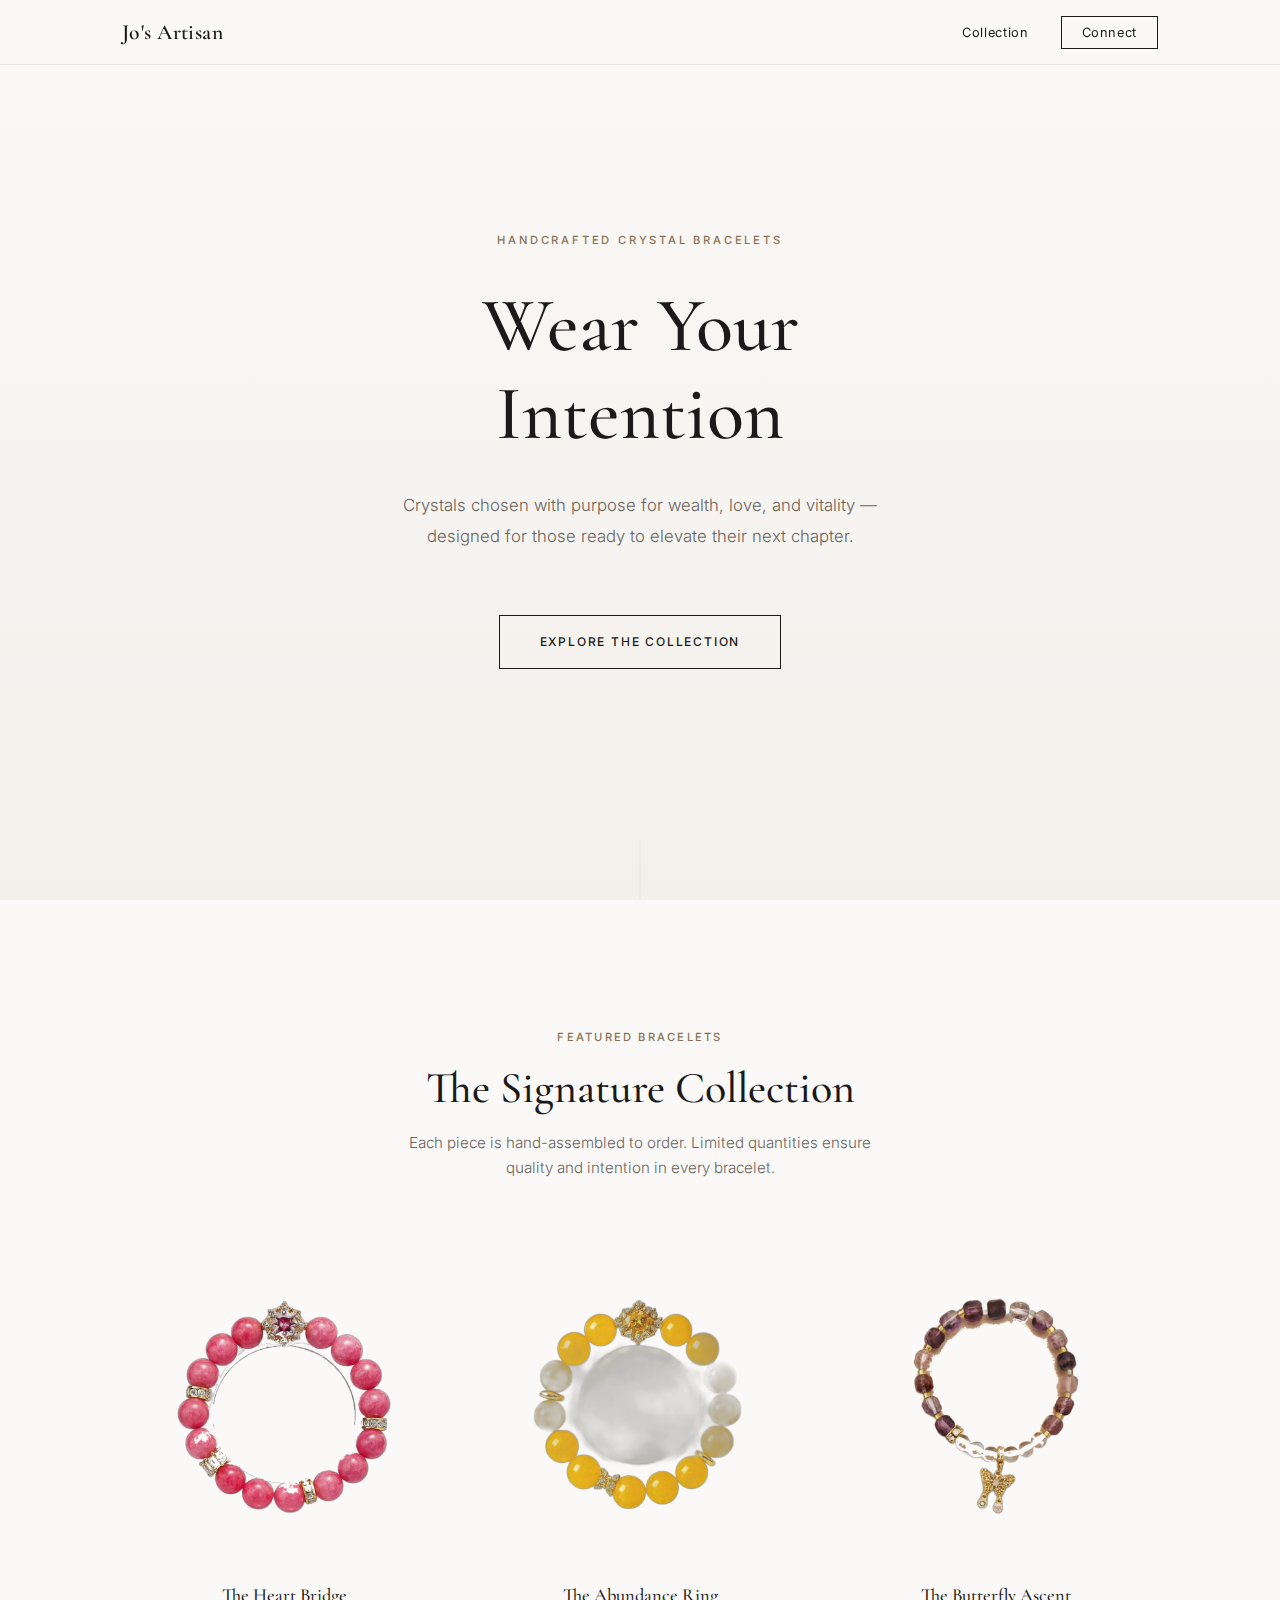
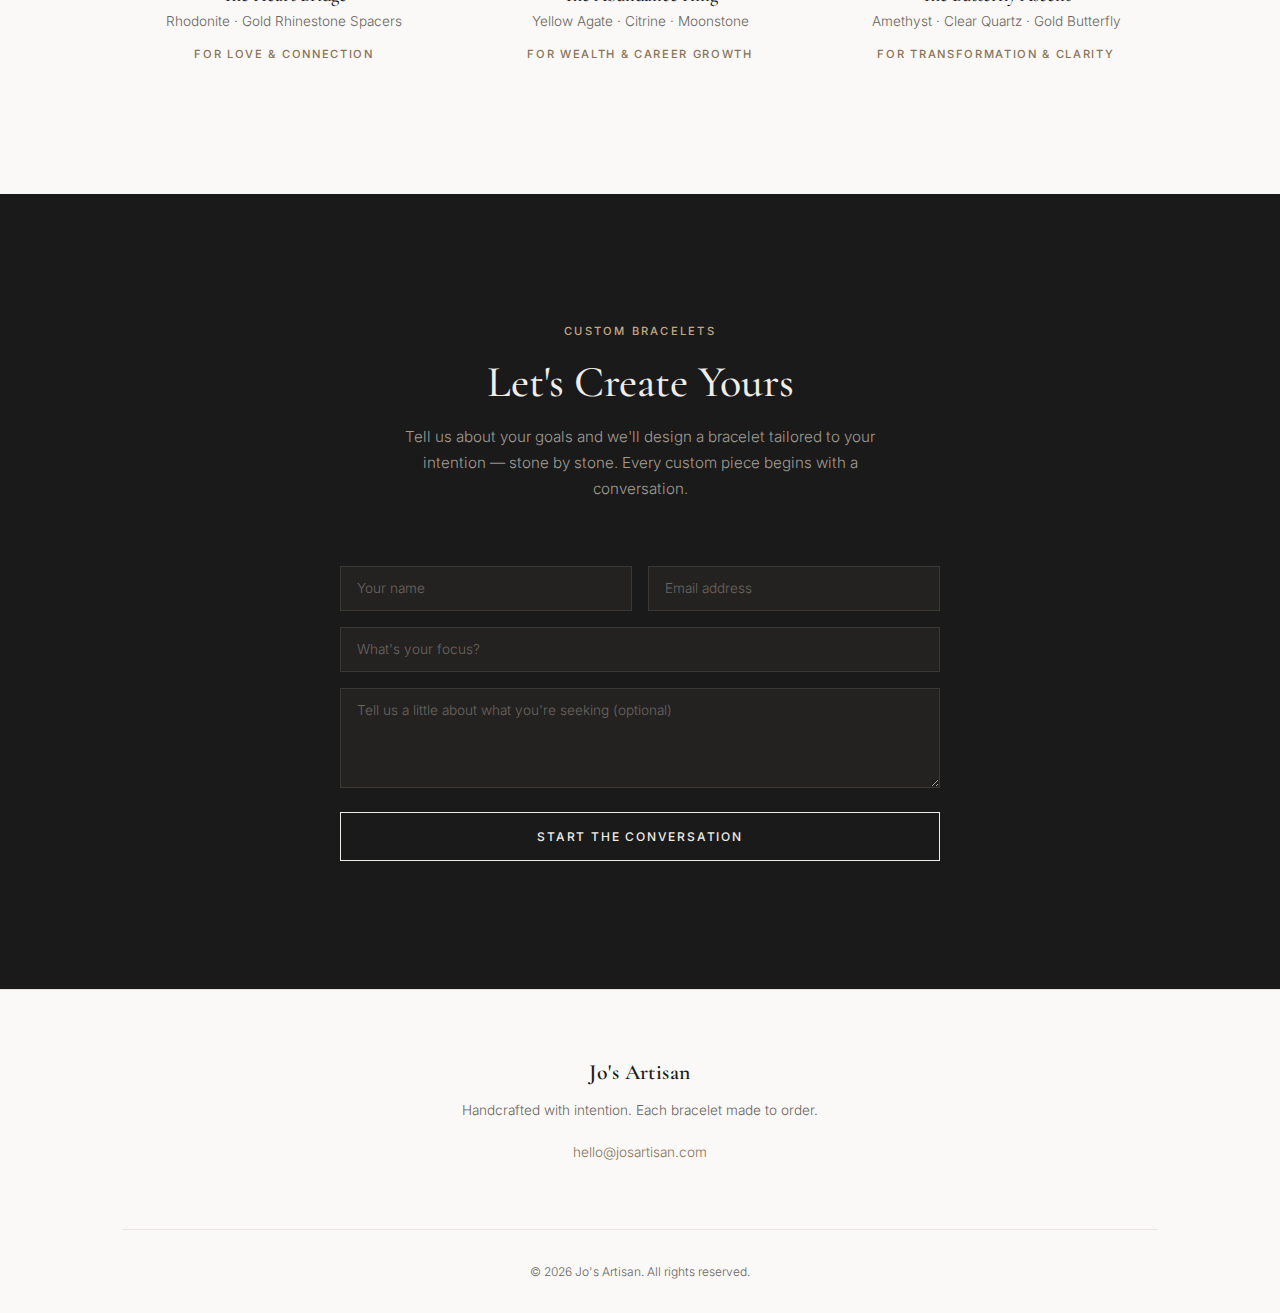
<file: index.html>
<!DOCTYPE html>
<html lang="en">
<head>
  <meta charset="UTF-8">
  <meta name="viewport" content="width=device-width, initial-scale=1.0">
  <title>Jo's Artisan — Crystal Bracelets for Life's Next Chapter</title>
  <link rel="stylesheet" href="style.css">
  <link rel="preconnect" href="https://fonts.googleapis.com">
  <link rel="preconnect" href="https://fonts.gstatic.com" crossorigin>
  <link href="https://fonts.googleapis.com/css2?family=Cormorant+Garamond:ital,wght@0,400;0,500;0,600;1,400&family=Inter:wght@300;400;500&display=swap" rel="stylesheet">
</head>
<body>

  <!-- Navigation -->
  <nav class="nav">
    <div class="nav-inner">
      <a href="#" class="logo">Jo's Artisan</a>
      <ul class="nav-links">
        <li><a href="#collection">Collection</a></li>
        <li><a href="#connect" class="nav-cta">Connect</a></li>
      </ul>
    </div>
  </nav>

  <!-- Hero -->
  <section class="hero">
    <div class="hero-content">
      <p class="hero-tagline">Handcrafted Crystal Bracelets</p>
      <h1>Wear Your<br>Intention</h1>
      <p class="hero-sub">Crystals chosen with purpose for wealth, love, and vitality — designed for those ready to elevate their next chapter.</p>
      <a href="#collection" class="btn">Explore the Collection</a>
    </div>
  </section>

  <!-- Featured Collection -->
  <section id="collection" class="collection">
    <div class="container">
      <p class="section-label">Featured Bracelets</p>
      <h2>The Signature Collection</h2>
      <p class="section-sub">Each piece is hand-assembled to order. Limited quantities ensure quality and intention in every bracelet.</p>

      <div class="products-grid">
        <div class="product-card">
          <div class="product-image">
            <img src="images/bracelet-1.png" alt="Rhodonite crystal bracelet with gold accents">
          </div>
          <div class="product-info">
            <h3>The Heart Bridge</h3>
            <p>Rhodonite &middot; Gold Rhinestone Spacers</p>
            <span class="product-intent">For love &amp; connection</span>
          </div>
        </div>

        <div class="product-card">
          <div class="product-image">
            <img src="images/bracelet-2.png" alt="Yellow agate crystal bracelet with citrine charm">
          </div>
          <div class="product-info">
            <h3>The Abundance Ring</h3>
            <p>Yellow Agate &middot; Citrine &middot; Moonstone</p>
            <span class="product-intent">For wealth &amp; career growth</span>
          </div>
        </div>

        <div class="product-card">
          <div class="product-image">
            <img src="images/bracelet-3.png" alt="Amethyst crystal bracelet with butterfly charm">
          </div>
          <div class="product-info">
            <h3>The Butterfly Ascent</h3>
            <p>Amethyst &middot; Clear Quartz &middot; Gold Butterfly</p>
            <span class="product-intent">For transformation &amp; clarity</span>
          </div>
        </div>
      </div>
    </div>
  </section>

  <!-- Custom / Connect -->
  <section id="connect" class="connect">
    <div class="container">
      <div class="connect-inner">
        <p class="section-label">Custom Bracelets</p>
        <h2>Let's Create Yours</h2>
        <p class="connect-desc">Tell us about your goals and we'll design a bracelet tailored to your intention — stone by stone. Every custom piece begins with a conversation.</p>

        <form class="connect-form" action="#" method="POST">
          <div class="form-row">
            <input type="text" name="name" placeholder="Your name" required>
            <input type="email" name="email" placeholder="Email address" required>
          </div>
          <div class="form-row">
            <select name="intention" required>
              <option value="" disabled selected>What's your focus?</option>
              <option value="wealth">Wealth &amp; Career</option>
              <option value="relationships">Relationships &amp; Love</option>
              <option value="health">Health &amp; Vitality</option>
              <option value="combination">A combination</option>
            </select>
          </div>
          <div class="form-row">
            <textarea name="message" rows="4" placeholder="Tell us a little about what you're seeking (optional)"></textarea>
          </div>
          <button type="submit" class="btn btn-full">Start the Conversation</button>
        </form>
      </div>
    </div>
  </section>

  <!-- Footer -->
  <footer class="footer">
    <div class="container">
      <div class="footer-inner">
        <a href="#" class="logo">Jo's Artisan</a>
        <p class="footer-note">Handcrafted with intention. Each bracelet made to order.</p>
        <div class="footer-links">
          <a href="mailto:hello@josartisan.com">hello@josartisan.com</a>
        </div>
      </div>
      <div class="footer-bottom">
        <p>&copy; 2026 Jo's Artisan. All rights reserved.</p>
      </div>
    </div>
  </footer>

</body>
</html>
</file>
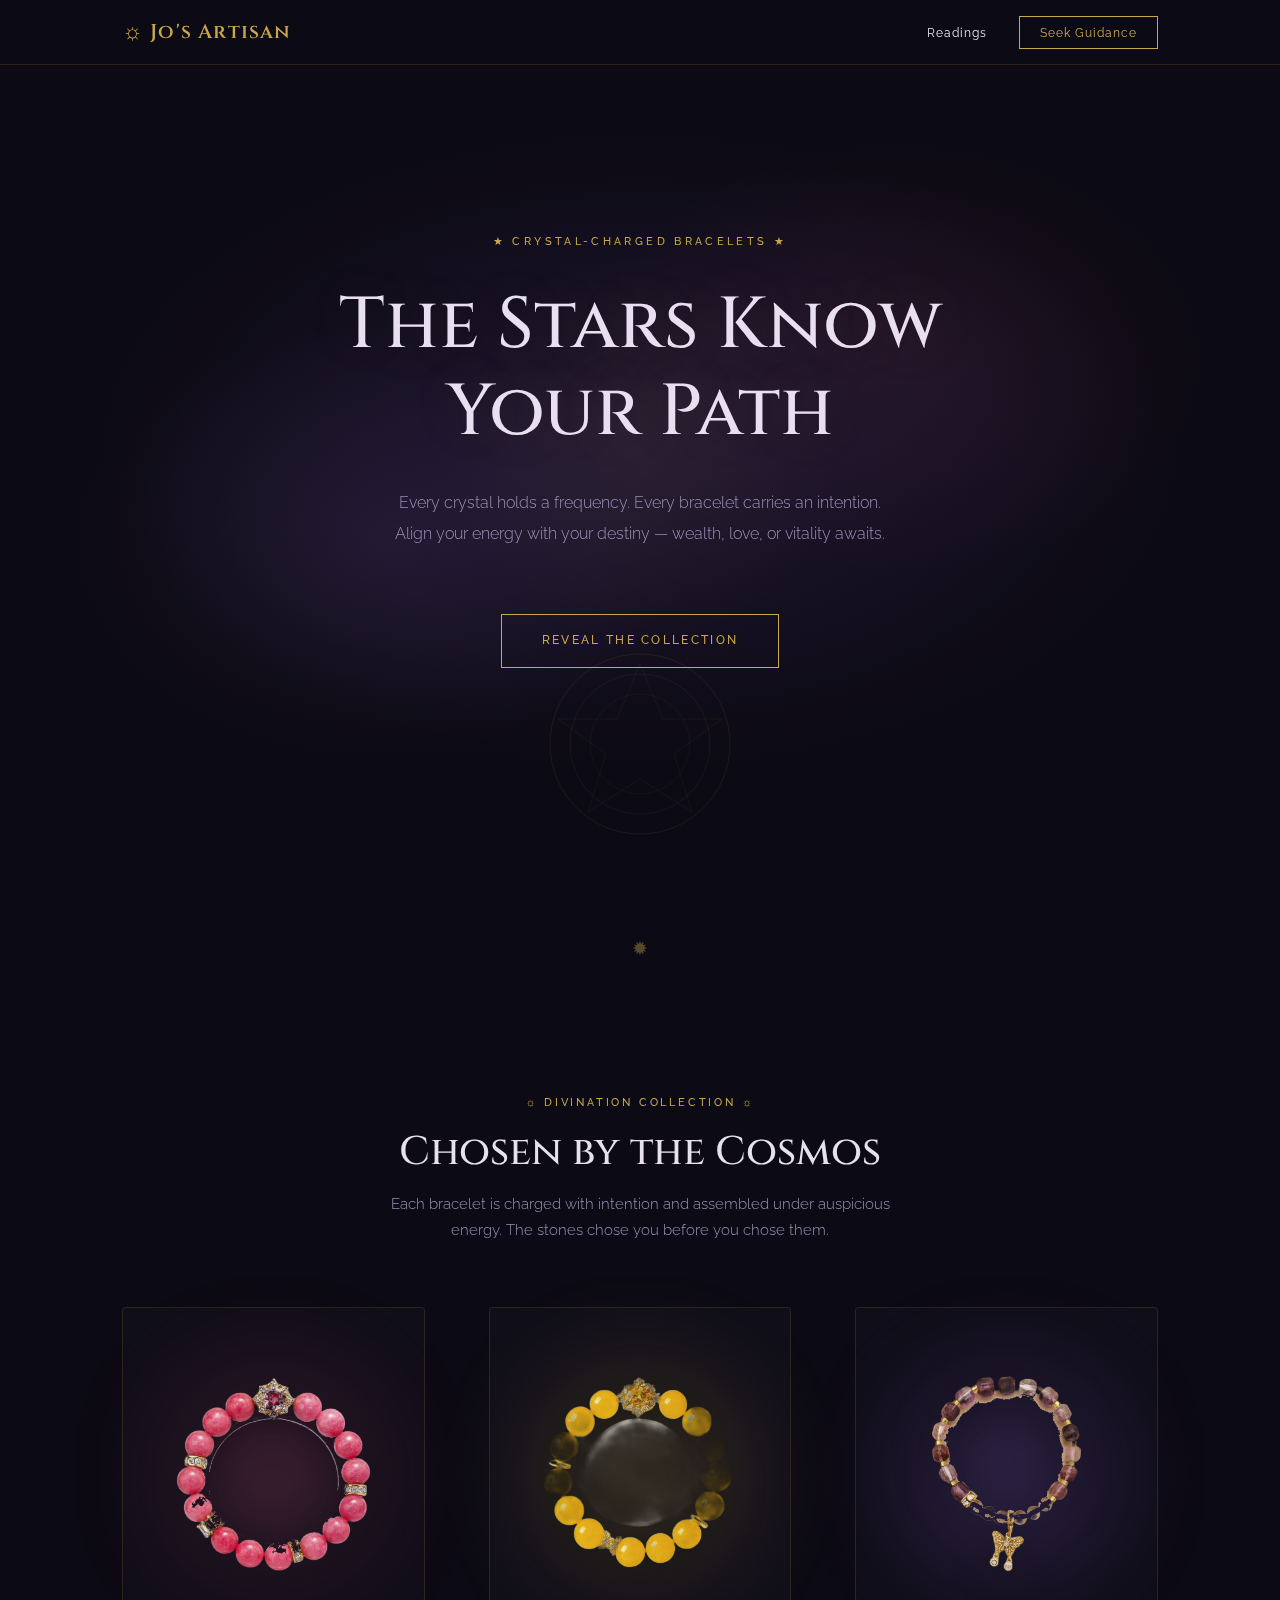
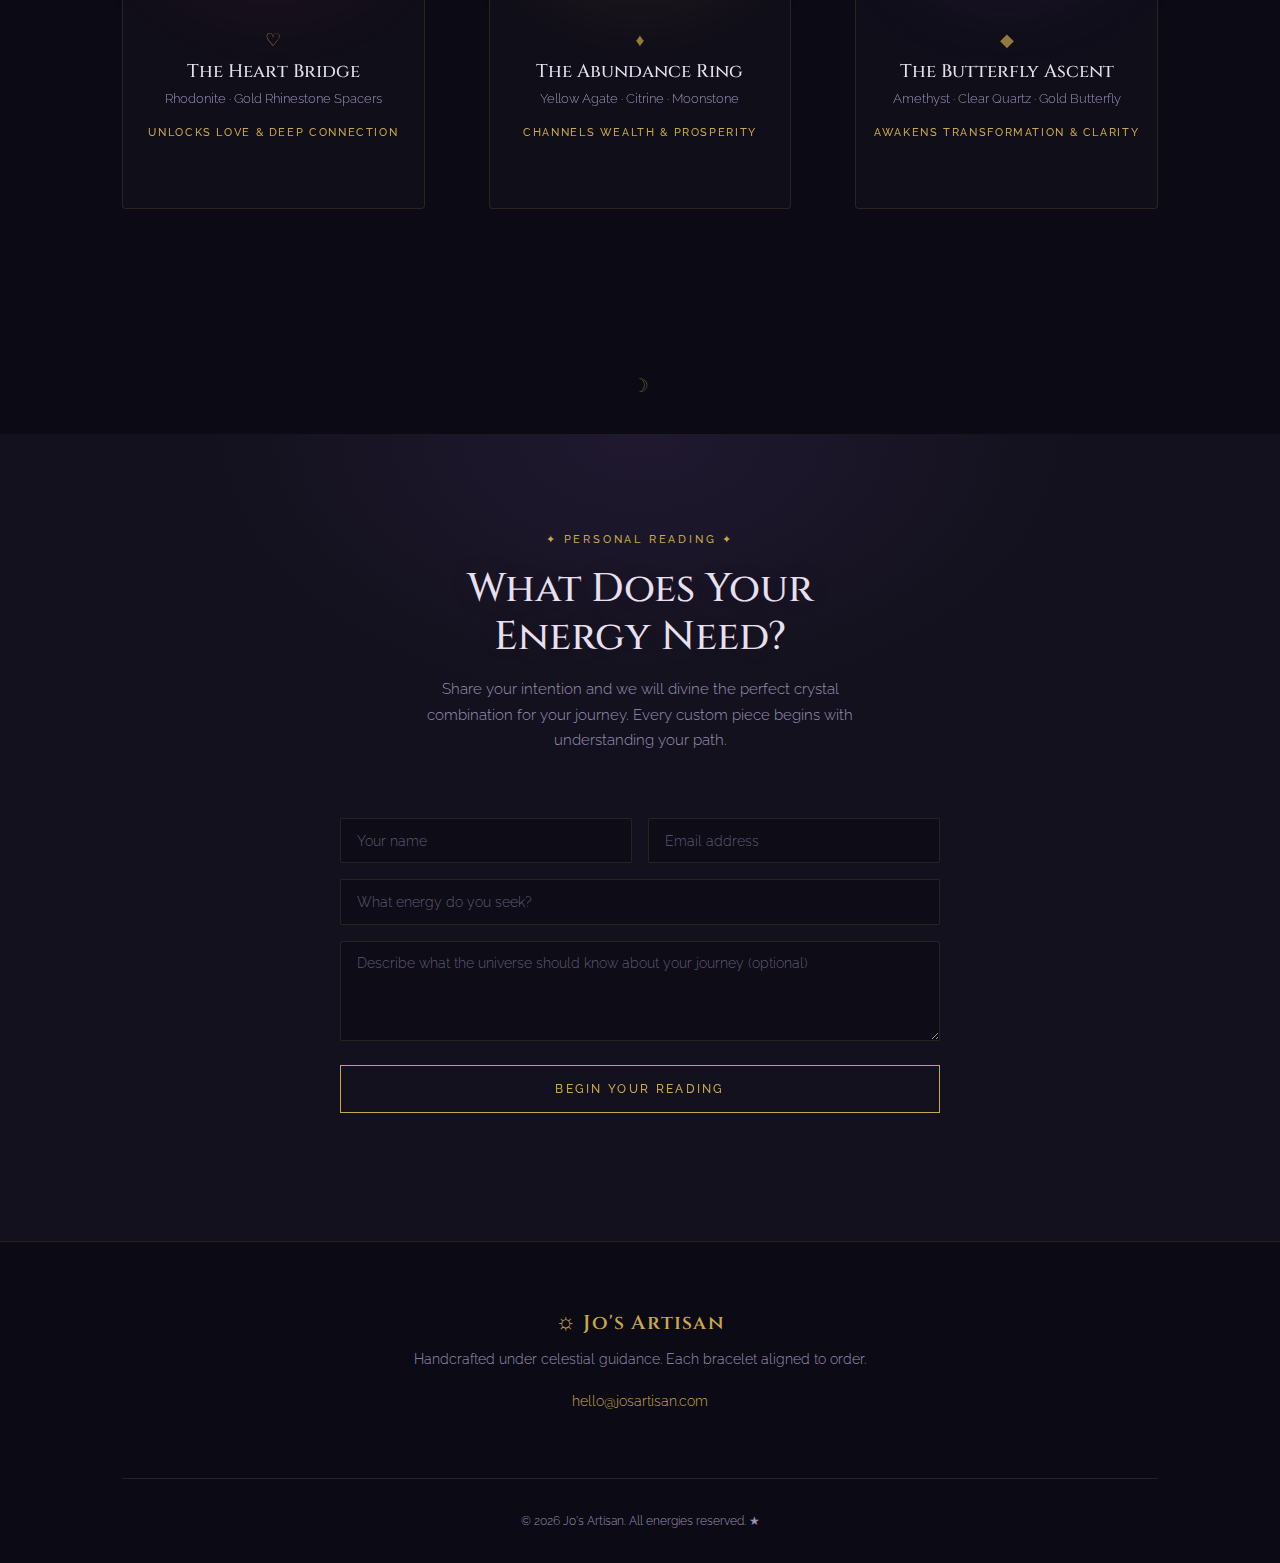
<file: bold/index.html>
<!DOCTYPE html>
<html lang="en">
<head>
  <meta charset="UTF-8">
  <meta name="viewport" content="width=device-width, initial-scale=1.0">
  <title>Jo's Artisan — Crystal Bracelets Aligned to Your Destiny</title>
  <link rel="stylesheet" href="style.css">
  <link rel="preconnect" href="https://fonts.googleapis.com">
  <link rel="preconnect" href="https://fonts.gstatic.com" crossorigin>
  <link href="https://fonts.googleapis.com/css2?family=Cinzel:wght@400;500;600;700&family=Raleway:wght@300;400;500&display=swap" rel="stylesheet">
</head>
<body>

  <!-- Floating stars decoration -->
  <div class="stars" aria-hidden="true">
    <div class="star star-1">&#10022;</div>
    <div class="star star-2">&#10022;</div>
    <div class="star star-3">&#10017;</div>
    <div class="star star-4">&#10022;</div>
    <div class="star star-5">&#10017;</div>
  </div>

  <!-- Navigation -->
  <nav class="nav">
    <div class="nav-inner">
      <a href="#" class="logo">
        <span class="logo-icon">&#9788;</span>
        Jo's Artisan
      </a>
      <ul class="nav-links">
        <li><a href="#collection">Readings</a></li>
        <li><a href="#connect" class="nav-cta">Seek Guidance</a></li>
      </ul>
    </div>
  </nav>

  <!-- Hero -->
  <section class="hero">
    <div class="hero-orb" aria-hidden="true"></div>
    <div class="hero-content">
      <p class="hero-tagline">&#9733; Crystal-Charged Bracelets &#9733;</p>
      <h1>The Stars Know<br>Your Path</h1>
      <p class="hero-sub">Every crystal holds a frequency. Every bracelet carries an intention. Align your energy with your destiny — wealth, love, or vitality awaits.</p>
      <a href="#collection" class="btn">Reveal the Collection</a>
    </div>
    <div class="hero-sigil" aria-hidden="true">
      <svg viewBox="0 0 200 200" width="200" height="200">
        <circle cx="100" cy="100" r="90" stroke="currentColor" stroke-width="0.5" fill="none" opacity="0.2"/>
        <circle cx="100" cy="100" r="70" stroke="currentColor" stroke-width="0.5" fill="none" opacity="0.15"/>
        <circle cx="100" cy="100" r="50" stroke="currentColor" stroke-width="0.5" fill="none" opacity="0.1"/>
        <polygon points="100,20 123,75 182,75 134,110 152,168 100,135 48,168 66,110 18,75 77,75" stroke="currentColor" stroke-width="0.5" fill="none" opacity="0.12"/>
      </svg>
    </div>
  </section>

  <!-- Divider -->
  <div class="divider">
    <span>&#10041;</span>
  </div>

  <!-- Featured Collection -->
  <section id="collection" class="collection">
    <div class="container">
      <p class="section-label">&#9788; Divination Collection &#9788;</p>
      <h2>Chosen by the Cosmos</h2>
      <p class="section-sub">Each bracelet is charged with intention and assembled under auspicious energy. The stones chose you before you chose them.</p>

      <div class="products-grid">
        <div class="product-card">
          <div class="product-glow product-glow-rose"></div>
          <div class="product-image">
            <img src="images/bracelet-1.png" alt="Rhodonite crystal bracelet with gold accents">
          </div>
          <div class="product-info">
            <span class="product-symbol">&#9825;</span>
            <h3>The Heart Bridge</h3>
            <p>Rhodonite &middot; Gold Rhinestone Spacers</p>
            <span class="product-intent">Unlocks love &amp; deep connection</span>
          </div>
        </div>

        <div class="product-card">
          <div class="product-glow product-glow-gold"></div>
          <div class="product-image">
            <img src="images/bracelet-2.png" alt="Yellow agate crystal bracelet with citrine charm">
          </div>
          <div class="product-info">
            <span class="product-symbol">&#9830;</span>
            <h3>The Abundance Ring</h3>
            <p>Yellow Agate &middot; Citrine &middot; Moonstone</p>
            <span class="product-intent">Channels wealth &amp; prosperity</span>
          </div>
        </div>

        <div class="product-card">
          <div class="product-glow product-glow-violet"></div>
          <div class="product-image">
            <img src="images/bracelet-3.png" alt="Amethyst crystal bracelet with butterfly charm">
          </div>
          <div class="product-info">
            <span class="product-symbol">&#9670;</span>
            <h3>The Butterfly Ascent</h3>
            <p>Amethyst &middot; Clear Quartz &middot; Gold Butterfly</p>
            <span class="product-intent">Awakens transformation &amp; clarity</span>
          </div>
        </div>
      </div>
    </div>
  </section>

  <!-- Divider -->
  <div class="divider">
    <span>&#9789;</span>
  </div>

  <!-- Custom / Connect -->
  <section id="connect" class="connect">
    <div class="container">
      <div class="connect-inner">
        <p class="section-label">&#10022; Personal Reading &#10022;</p>
        <h2>What Does Your<br>Energy Need?</h2>
        <p class="connect-desc">Share your intention and we will divine the perfect crystal combination for your journey. Every custom piece begins with understanding your path.</p>

        <form class="connect-form" action="#" method="POST">
          <div class="form-row">
            <input type="text" name="name" placeholder="Your name" required>
            <input type="email" name="email" placeholder="Email address" required>
          </div>
          <div class="form-row">
            <select name="intention" required>
              <option value="" disabled selected>What energy do you seek?</option>
              <option value="wealth">Abundance &amp; Prosperity</option>
              <option value="relationships">Love &amp; Connection</option>
              <option value="health">Vitality &amp; Renewal</option>
              <option value="combination">A full alignment</option>
            </select>
          </div>
          <div class="form-row">
            <textarea name="message" rows="4" placeholder="Describe what the universe should know about your journey (optional)"></textarea>
          </div>
          <button type="submit" class="btn btn-full">Begin Your Reading</button>
        </form>
      </div>
    </div>
  </section>

  <!-- Footer -->
  <footer class="footer">
    <div class="container">
      <div class="footer-inner">
        <a href="#" class="logo">
          <span class="logo-icon">&#9788;</span>
          Jo's Artisan
        </a>
        <p class="footer-note">Handcrafted under celestial guidance. Each bracelet aligned to order.</p>
        <div class="footer-links">
          <a href="mailto:hello@josartisan.com">hello@josartisan.com</a>
        </div>
      </div>
      <div class="footer-bottom">
        <p>&copy; 2026 Jo's Artisan. All energies reserved. &#9733;</p>
      </div>
    </div>
  </footer>

</body>
</html>
</file>
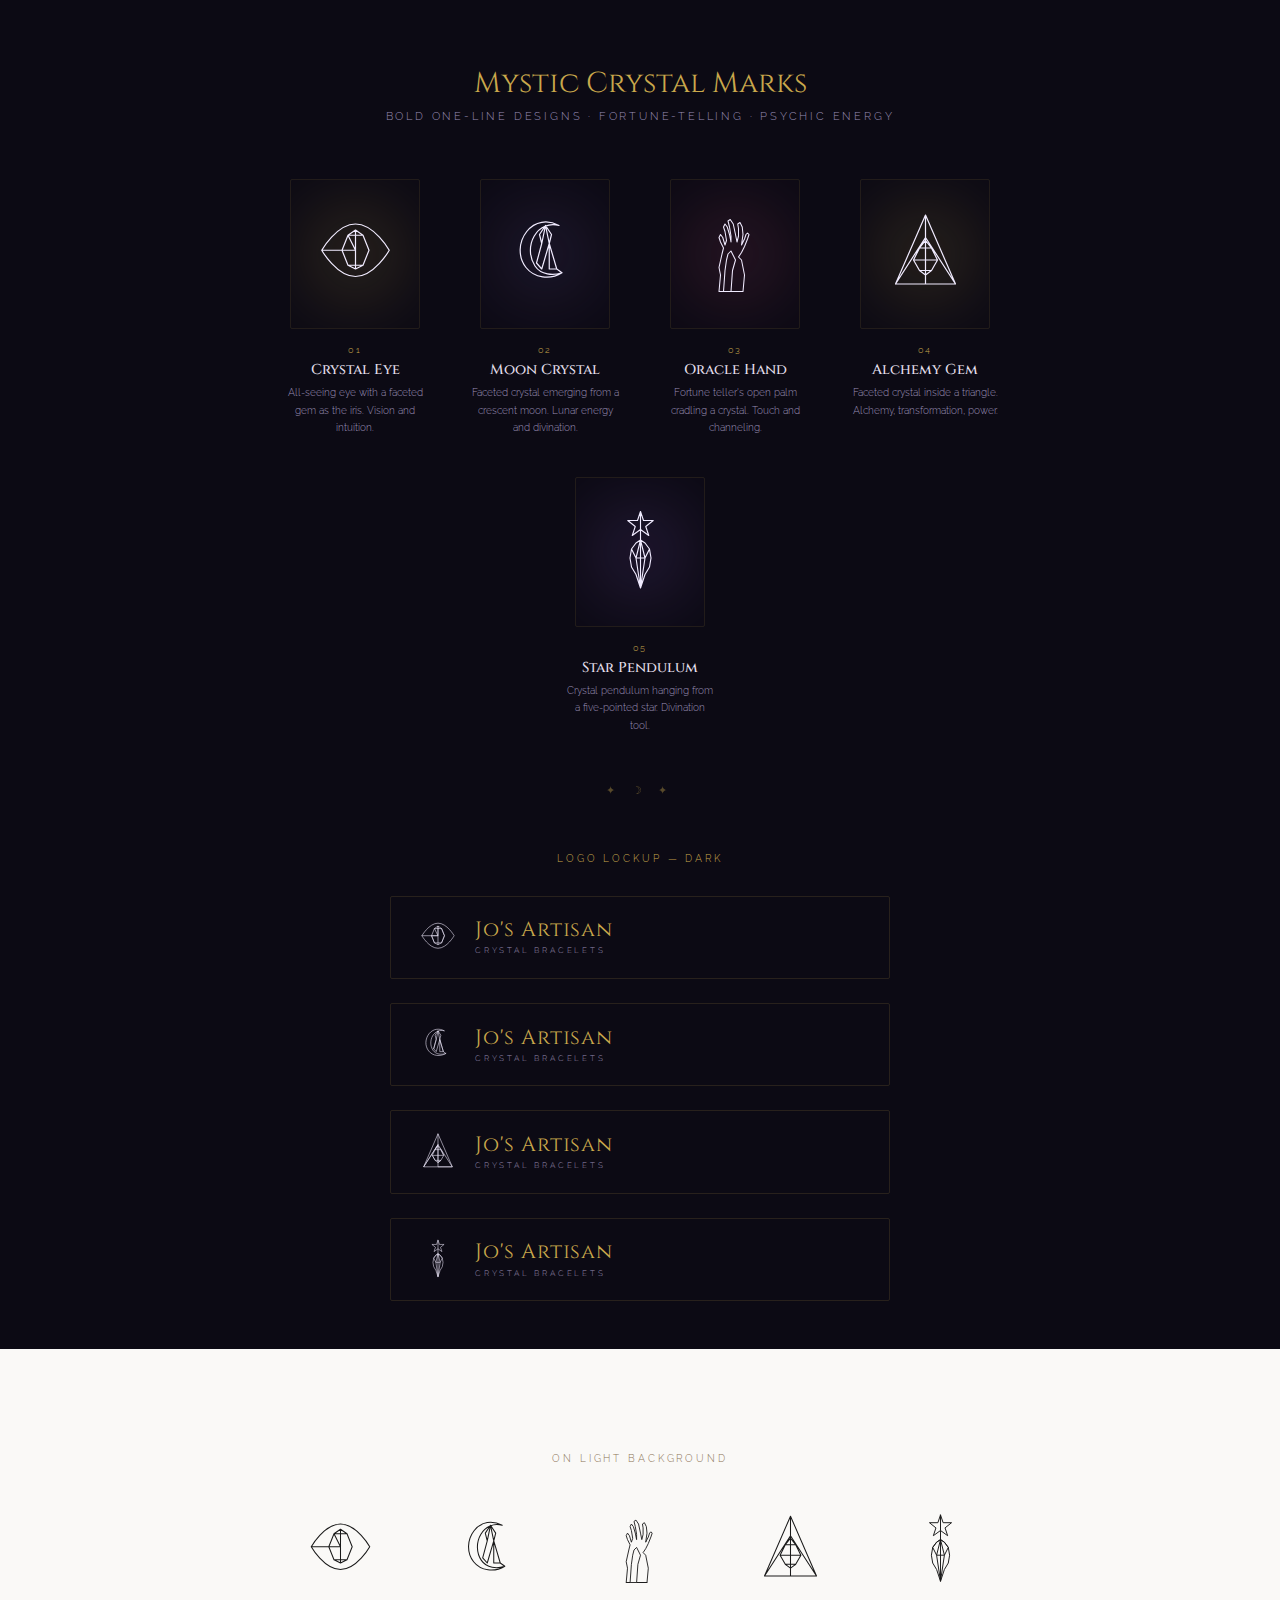
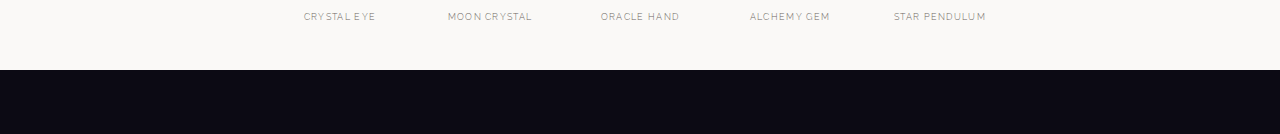
<file: logos-mystic/index.html>
<!DOCTYPE html>
<html lang="en">
<head>
  <meta charset="UTF-8">
  <meta name="viewport" content="width=device-width, initial-scale=1.0">
  <title>Jo's Artisan — Mystic Crystal Logos</title>
  <link href="https://fonts.googleapis.com/css2?family=Cinzel:wght@400;500;600&family=Raleway:wght@300;400&display=swap" rel="stylesheet">
  <style>
    * { margin: 0; padding: 0; box-sizing: border-box; }
    body {
      font-family: 'Raleway', sans-serif;
      font-weight: 300;
      color: #e8e0f0;
      background: #0c0a14;
      padding: 4rem 2rem;
    }
    h1 {
      font-family: 'Cinzel', serif;
      font-weight: 400;
      font-size: 1.8rem;
      text-align: center;
      margin-bottom: 0.4rem;
      color: #c9a84c;
    }
    .subtitle {
      text-align: center;
      color: #9a8fb5;
      font-size: 0.7rem;
      letter-spacing: 0.25em;
      text-transform: uppercase;
      margin-bottom: 3.5rem;
    }
    .section-title {
      text-align: center;
      color: #c9a84c;
      font-size: 0.6rem;
      letter-spacing: 0.3em;
      text-transform: uppercase;
      margin: 3.5rem 0 2rem;
    }

    /* Main grid */
    .row {
      display: flex;
      justify-content: center;
      gap: 2.5rem;
      max-width: 900px;
      margin: 0 auto 2rem;
      flex-wrap: wrap;
    }
    .gem-card {
      text-align: center;
      width: 150px;
    }
    .gem-frame {
      width: 130px;
      height: 150px;
      margin: 0 auto 1rem;
      display: flex;
      align-items: center;
      justify-content: center;
      border: 1px solid rgba(201,168,76,0.12);
      border-radius: 2px;
      position: relative;
      overflow: hidden;
    }
    .gem-frame::before {
      content: '';
      position: absolute;
      width: 100px;
      height: 100px;
      border-radius: 50%;
      filter: blur(40px);
      opacity: 0.2;
    }
    .gem-card:nth-child(1) .gem-frame::before { background: #c9a84c; }
    .gem-card:nth-child(2) .gem-frame::before { background: #7b5ea7; }
    .gem-card:nth-child(3) .gem-frame::before { background: #c4547a; }
    .gem-card:nth-child(4) .gem-frame::before { background: #c9a84c; }
    .gem-card:nth-child(5) .gem-frame::before { background: #9163d1; }
    .gem-frame img {
      width: 75px;
      height: 90px;
      position: relative;
      z-index: 1;
      filter: invert(92%) sepia(8%) saturate(500%) hue-rotate(210deg) brightness(110%);
    }
    .gem-num {
      font-size: 0.55rem;
      letter-spacing: 0.2em;
      text-transform: uppercase;
      color: #c9a84c;
      margin-bottom: 0.3rem;
    }
    .gem-label {
      font-family: 'Cinzel', serif;
      font-size: 0.9rem;
      font-weight: 500;
      margin-bottom: 0.3rem;
      color: #e8e0f0;
    }
    .gem-desc {
      font-size: 0.65rem;
      color: #9a8fb5;
      line-height: 1.7;
    }

    /* Divider */
    .divider {
      text-align: center;
      color: #c9a84c;
      margin: 3rem 0;
      font-size: 0.7rem;
      letter-spacing: 0.6em;
      opacity: 0.4;
    }

    /* Light bg preview */
    .light-section {
      background: #faf9f7;
      margin: 3rem -2rem 0;
      padding: 3rem 2rem;
    }
    .light-section .section-title { color: #8b7355; }
    .light-row {
      display: flex;
      justify-content: center;
      gap: 2.5rem;
      max-width: 900px;
      margin: 0 auto;
      flex-wrap: wrap;
    }
    .light-card {
      text-align: center;
      width: 110px;
    }
    .light-frame {
      width: 90px;
      height: 108px;
      margin: 0 auto 0.5rem;
      display: flex;
      align-items: center;
      justify-content: center;
    }
    .light-frame img {
      width: 65px;
      height: 78px;
    }
    .light-card p {
      font-size: 0.55rem;
      color: #6b6560;
      letter-spacing: 0.15em;
      text-transform: uppercase;
    }

    /* Lockup */
    .lockup-row {
      display: flex;
      flex-direction: column;
      gap: 1.5rem;
      max-width: 500px;
      margin: 0 auto;
    }
    .lockup {
      display: flex;
      align-items: center;
      gap: 1.2rem;
      padding: 1.2rem 1.8rem;
      border: 1px solid rgba(201,168,76,0.15);
      border-radius: 2px;
    }
    .lockup img {
      width: 36px;
      height: 43px;
      flex-shrink: 0;
      filter: invert(92%) sepia(8%) saturate(500%) hue-rotate(210deg) brightness(110%);
    }
    .lockup-text {
      display: flex;
      flex-direction: column;
    }
    .lockup-name {
      font-family: 'Cinzel', serif;
      font-size: 1.3rem;
      font-weight: 400;
      line-height: 1.1;
      letter-spacing: 0.04em;
      color: #c9a84c;
    }
    .lockup-tag {
      font-size: 0.5rem;
      letter-spacing: 0.35em;
      text-transform: uppercase;
      color: #9a8fb5;
      margin-top: 0.2rem;
    }

    @media (max-width: 600px) {
      .row, .light-row { gap: 1.5rem; }
      .gem-card { width: 130px; }
    }
  </style>
</head>
<body>

  <h1>Mystic Crystal Marks</h1>
  <p class="subtitle">Bold one-line designs &middot; Fortune-telling &middot; Psychic energy</p>

  <div class="row">
    <div class="gem-card">
      <div class="gem-frame"><img src="mystic-1.svg" alt="Crystal Eye"></div>
      <p class="gem-num">01</p>
      <p class="gem-label">Crystal Eye</p>
      <p class="gem-desc">All-seeing eye with a faceted gem as the iris. Vision and intuition.</p>
    </div>
    <div class="gem-card">
      <div class="gem-frame"><img src="mystic-2.svg" alt="Moon Crystal"></div>
      <p class="gem-num">02</p>
      <p class="gem-label">Moon Crystal</p>
      <p class="gem-desc">Faceted crystal emerging from a crescent moon. Lunar energy and divination.</p>
    </div>
    <div class="gem-card">
      <div class="gem-frame"><img src="mystic-3.svg" alt="Oracle Hand"></div>
      <p class="gem-num">03</p>
      <p class="gem-label">Oracle Hand</p>
      <p class="gem-desc">Fortune teller's open palm cradling a crystal. Touch and channeling.</p>
    </div>
    <div class="gem-card">
      <div class="gem-frame"><img src="mystic-4.svg" alt="Alchemy Gem"></div>
      <p class="gem-num">04</p>
      <p class="gem-label">Alchemy Gem</p>
      <p class="gem-desc">Faceted crystal inside a triangle. Alchemy, transformation, power.</p>
    </div>
    <div class="gem-card">
      <div class="gem-frame"><img src="mystic-5.svg" alt="Star Pendulum"></div>
      <p class="gem-num">05</p>
      <p class="gem-label">Star Pendulum</p>
      <p class="gem-desc">Crystal pendulum hanging from a five-pointed star. Divination tool.</p>
    </div>
  </div>

  <div class="divider">&#10022; &#9789; &#10022;</div>

  <!-- Lockup previews on dark -->
  <p class="section-title">Logo lockup — dark</p>
  <div class="lockup-row">
    <div class="lockup">
      <img src="mystic-1.svg" alt="">
      <div class="lockup-text">
        <span class="lockup-name">Jo's Artisan</span>
        <span class="lockup-tag">Crystal Bracelets</span>
      </div>
    </div>
    <div class="lockup">
      <img src="mystic-2.svg" alt="">
      <div class="lockup-text">
        <span class="lockup-name">Jo's Artisan</span>
        <span class="lockup-tag">Crystal Bracelets</span>
      </div>
    </div>
    <div class="lockup">
      <img src="mystic-4.svg" alt="">
      <div class="lockup-text">
        <span class="lockup-name">Jo's Artisan</span>
        <span class="lockup-tag">Crystal Bracelets</span>
      </div>
    </div>
    <div class="lockup">
      <img src="mystic-5.svg" alt="">
      <div class="lockup-text">
        <span class="lockup-name">Jo's Artisan</span>
        <span class="lockup-tag">Crystal Bracelets</span>
      </div>
    </div>
  </div>

  <!-- Light background -->
  <div class="light-section">
    <p class="section-title">On light background</p>
    <div class="light-row">
      <div class="light-card">
        <div class="light-frame"><img src="mystic-1.svg" alt="01"></div>
        <p>Crystal Eye</p>
      </div>
      <div class="light-card">
        <div class="light-frame"><img src="mystic-2.svg" alt="02"></div>
        <p>Moon Crystal</p>
      </div>
      <div class="light-card">
        <div class="light-frame"><img src="mystic-3.svg" alt="03"></div>
        <p>Oracle Hand</p>
      </div>
      <div class="light-card">
        <div class="light-frame"><img src="mystic-4.svg" alt="04"></div>
        <p>Alchemy Gem</p>
      </div>
      <div class="light-card">
        <div class="light-frame"><img src="mystic-5.svg" alt="05"></div>
        <p>Star Pendulum</p>
      </div>
    </div>
  </div>

</body>
</html>
</file>
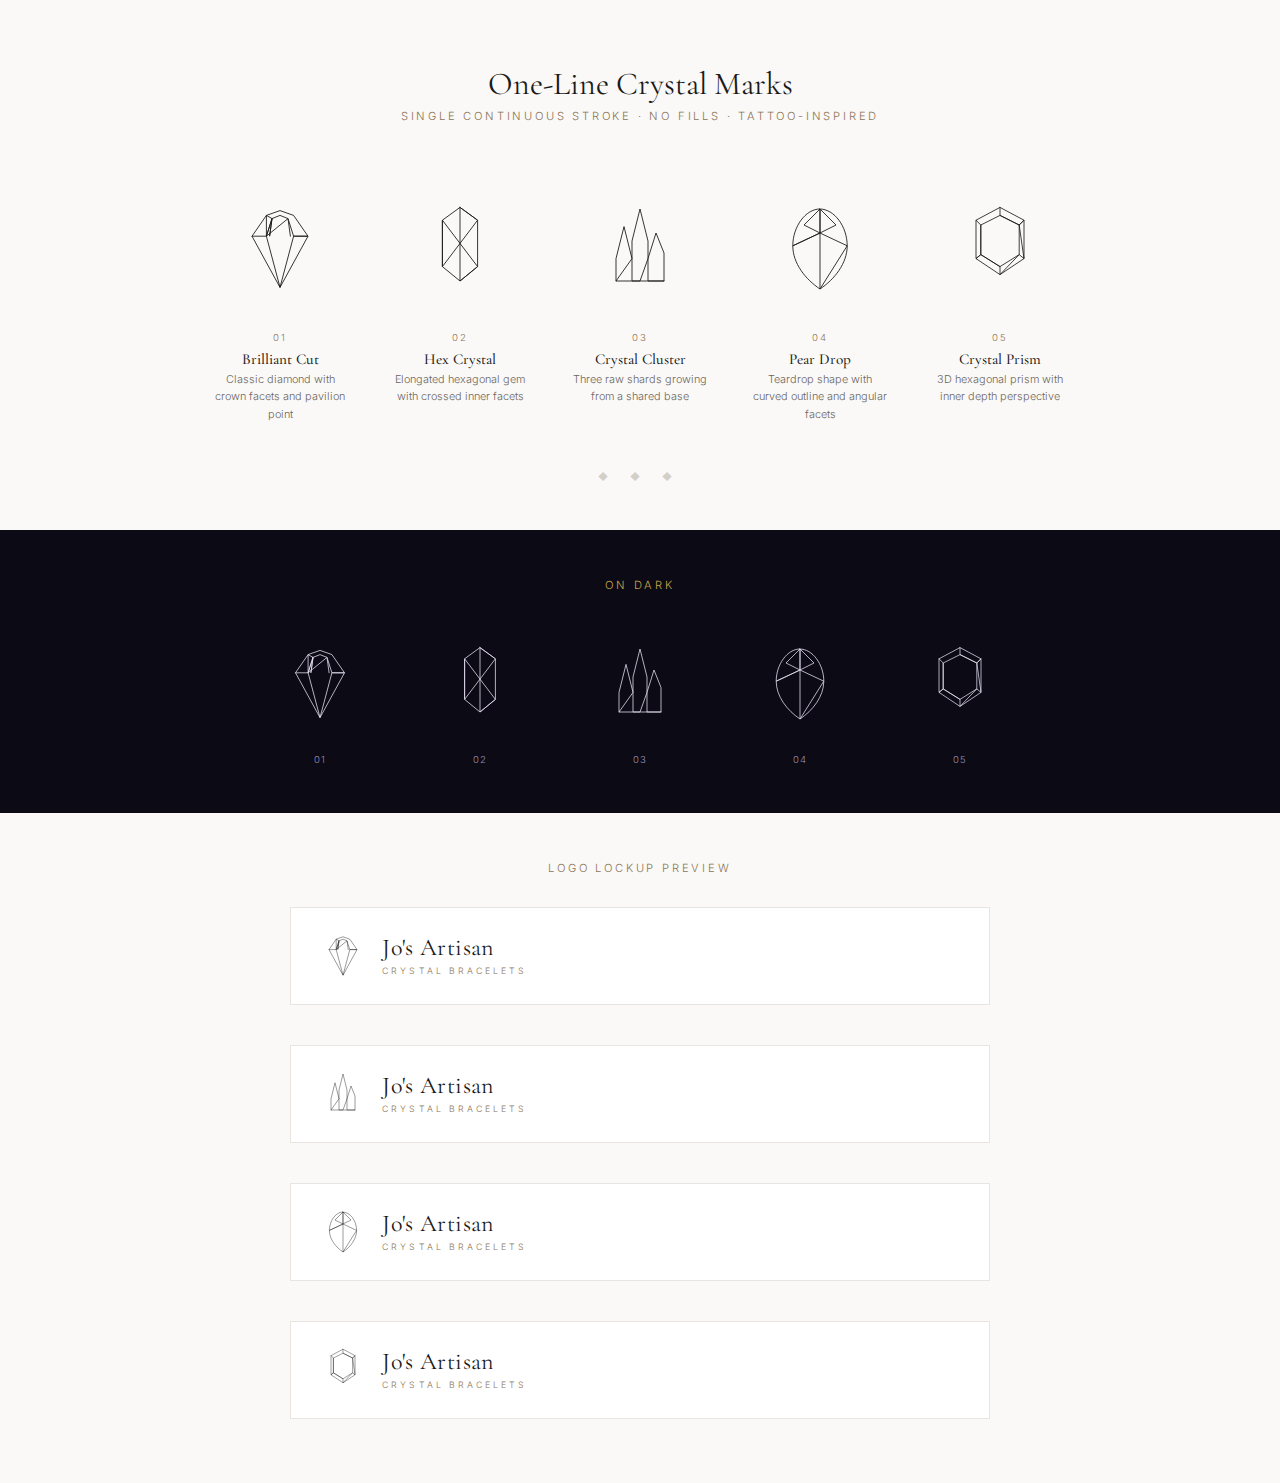
<file: logos/index.html>
<!DOCTYPE html>
<html lang="en">
<head>
  <meta charset="UTF-8">
  <meta name="viewport" content="width=device-width, initial-scale=1.0">
  <title>Jo's Artisan — One-Line Crystal Logos</title>
  <link href="https://fonts.googleapis.com/css2?family=Cormorant+Garamond:wght@400;500&family=Inter:wght@300;400&display=swap" rel="stylesheet">
  <style>
    * { margin: 0; padding: 0; box-sizing: border-box; }
    body {
      font-family: 'Inter', sans-serif;
      font-weight: 300;
      color: #1a1a1a;
      background: #faf9f7;
      padding: 4rem 2rem;
    }
    h1 {
      font-family: 'Cormorant Garamond', serif;
      font-weight: 400;
      font-size: 2rem;
      text-align: center;
      margin-bottom: 0.4rem;
    }
    .subtitle {
      text-align: center;
      color: #8b7355;
      font-size: 0.7rem;
      letter-spacing: 0.25em;
      text-transform: uppercase;
      margin-bottom: 3.5rem;
    }

    /* Light row */
    .row {
      display: flex;
      justify-content: center;
      gap: 2.5rem;
      max-width: 900px;
      margin: 0 auto 2rem;
      flex-wrap: wrap;
    }
    .gem-card {
      text-align: center;
      width: 140px;
    }
    .gem-frame {
      width: 120px;
      height: 140px;
      margin: 0 auto 0.8rem;
      display: flex;
      align-items: center;
      justify-content: center;
    }
    .gem-frame img {
      width: 80px;
      height: 96px;
    }
    .gem-label {
      font-family: 'Cormorant Garamond', serif;
      font-size: 0.95rem;
      font-weight: 500;
      margin-bottom: 0.2rem;
    }
    .gem-num {
      font-size: 0.6rem;
      letter-spacing: 0.2em;
      text-transform: uppercase;
      color: #8b7355;
      margin-bottom: 0.4rem;
    }
    .gem-desc {
      font-size: 0.68rem;
      color: #6b6560;
      line-height: 1.6;
    }

    /* Divider */
    .divider {
      text-align: center;
      color: #d4cfc8;
      margin: 3rem 0;
      font-size: 0.6rem;
      letter-spacing: 1em;
    }

    /* Dark row */
    .dark-section {
      background: #0c0a14;
      margin: 0 -2rem;
      padding: 3rem 2rem;
    }
    .dark-section .subtitle {
      color: #c9a84c;
      margin-bottom: 2rem;
    }
    .dark-row {
      display: flex;
      justify-content: center;
      gap: 2.5rem;
      max-width: 900px;
      margin: 0 auto;
      flex-wrap: wrap;
    }
    .dark-card {
      text-align: center;
      width: 120px;
    }
    .dark-frame {
      width: 100px;
      height: 120px;
      margin: 0 auto 0.6rem;
      display: flex;
      align-items: center;
      justify-content: center;
    }
    .dark-frame img {
      width: 70px;
      height: 84px;
      filter: invert(92%) sepia(8%) saturate(300%) hue-rotate(220deg) brightness(105%);
    }
    .dark-card p {
      font-size: 0.6rem;
      color: #9a8fb5;
      letter-spacing: 0.15em;
      text-transform: uppercase;
    }

    /* With-text preview */
    .lockup-section {
      max-width: 700px;
      margin: 3rem auto 0;
    }
    .lockup-section .subtitle { margin-bottom: 2rem; }
    .lockup-row {
      display: flex;
      flex-direction: column;
      gap: 2.5rem;
    }
    .lockup {
      display: flex;
      align-items: center;
      gap: 1.2rem;
      padding: 1.5rem 2rem;
      border: 1px solid #e8e4df;
      background: #fff;
    }
    .lockup img {
      width: 40px;
      height: 48px;
      flex-shrink: 0;
    }
    .lockup-text {
      display: flex;
      flex-direction: column;
    }
    .lockup-name {
      font-family: 'Cormorant Garamond', serif;
      font-size: 1.5rem;
      font-weight: 400;
      line-height: 1.1;
      letter-spacing: 0.02em;
    }
    .lockup-tag {
      font-size: 0.55rem;
      letter-spacing: 0.35em;
      text-transform: uppercase;
      color: #8b7355;
      margin-top: 0.2rem;
    }

    @media (max-width: 600px) {
      .row, .dark-row { gap: 1.5rem; }
      .gem-card { width: 120px; }
    }
  </style>
</head>
<body>

  <h1>One-Line Crystal Marks</h1>
  <p class="subtitle">Single continuous stroke &middot; No fills &middot; Tattoo-inspired</p>

  <div class="row">
    <div class="gem-card">
      <div class="gem-frame"><img src="gem-1.svg" alt="Brilliant cut"></div>
      <p class="gem-num">01</p>
      <p class="gem-label">Brilliant Cut</p>
      <p class="gem-desc">Classic diamond with crown facets and pavilion point</p>
    </div>
    <div class="gem-card">
      <div class="gem-frame"><img src="gem-2.svg" alt="Hexagonal crystal"></div>
      <p class="gem-num">02</p>
      <p class="gem-label">Hex Crystal</p>
      <p class="gem-desc">Elongated hexagonal gem with crossed inner facets</p>
    </div>
    <div class="gem-card">
      <div class="gem-frame"><img src="gem-3.svg" alt="Crystal cluster"></div>
      <p class="gem-num">03</p>
      <p class="gem-label">Crystal Cluster</p>
      <p class="gem-desc">Three raw shards growing from a shared base</p>
    </div>
    <div class="gem-card">
      <div class="gem-frame"><img src="gem-4.svg" alt="Pear drop"></div>
      <p class="gem-num">04</p>
      <p class="gem-label">Pear Drop</p>
      <p class="gem-desc">Teardrop shape with curved outline and angular facets</p>
    </div>
    <div class="gem-card">
      <div class="gem-frame"><img src="gem-5.svg" alt="3D prism"></div>
      <p class="gem-num">05</p>
      <p class="gem-label">Crystal Prism</p>
      <p class="gem-desc">3D hexagonal prism with inner depth perspective</p>
    </div>
  </div>

  <div class="divider">&#9670; &#9670; &#9670;</div>

  <!-- Dark background -->
  <div class="dark-section">
    <p class="subtitle">On dark</p>
    <div class="dark-row">
      <div class="dark-card">
        <div class="dark-frame"><img src="gem-1.svg" alt="01"></div>
        <p>01</p>
      </div>
      <div class="dark-card">
        <div class="dark-frame"><img src="gem-2.svg" alt="02"></div>
        <p>02</p>
      </div>
      <div class="dark-card">
        <div class="dark-frame"><img src="gem-3.svg" alt="03"></div>
        <p>03</p>
      </div>
      <div class="dark-card">
        <div class="dark-frame"><img src="gem-4.svg" alt="04"></div>
        <p>04</p>
      </div>
      <div class="dark-card">
        <div class="dark-frame"><img src="gem-5.svg" alt="05"></div>
        <p>05</p>
      </div>
    </div>
  </div>

  <!-- Lockup previews -->
  <div class="lockup-section">
    <p class="subtitle" style="margin-top: 3rem;">Logo lockup preview</p>
    <div class="lockup-row">
      <div class="lockup">
        <img src="gem-1.svg" alt="">
        <div class="lockup-text">
          <span class="lockup-name">Jo's Artisan</span>
          <span class="lockup-tag">Crystal Bracelets</span>
        </div>
      </div>
      <div class="lockup">
        <img src="gem-3.svg" alt="">
        <div class="lockup-text">
          <span class="lockup-name">Jo's Artisan</span>
          <span class="lockup-tag">Crystal Bracelets</span>
        </div>
      </div>
      <div class="lockup">
        <img src="gem-4.svg" alt="">
        <div class="lockup-text">
          <span class="lockup-name">Jo's Artisan</span>
          <span class="lockup-tag">Crystal Bracelets</span>
        </div>
      </div>
      <div class="lockup">
        <img src="gem-5.svg" alt="">
        <div class="lockup-text">
          <span class="lockup-name">Jo's Artisan</span>
          <span class="lockup-tag">Crystal Bracelets</span>
        </div>
      </div>
    </div>
  </div>

</body>
</html>
</file>
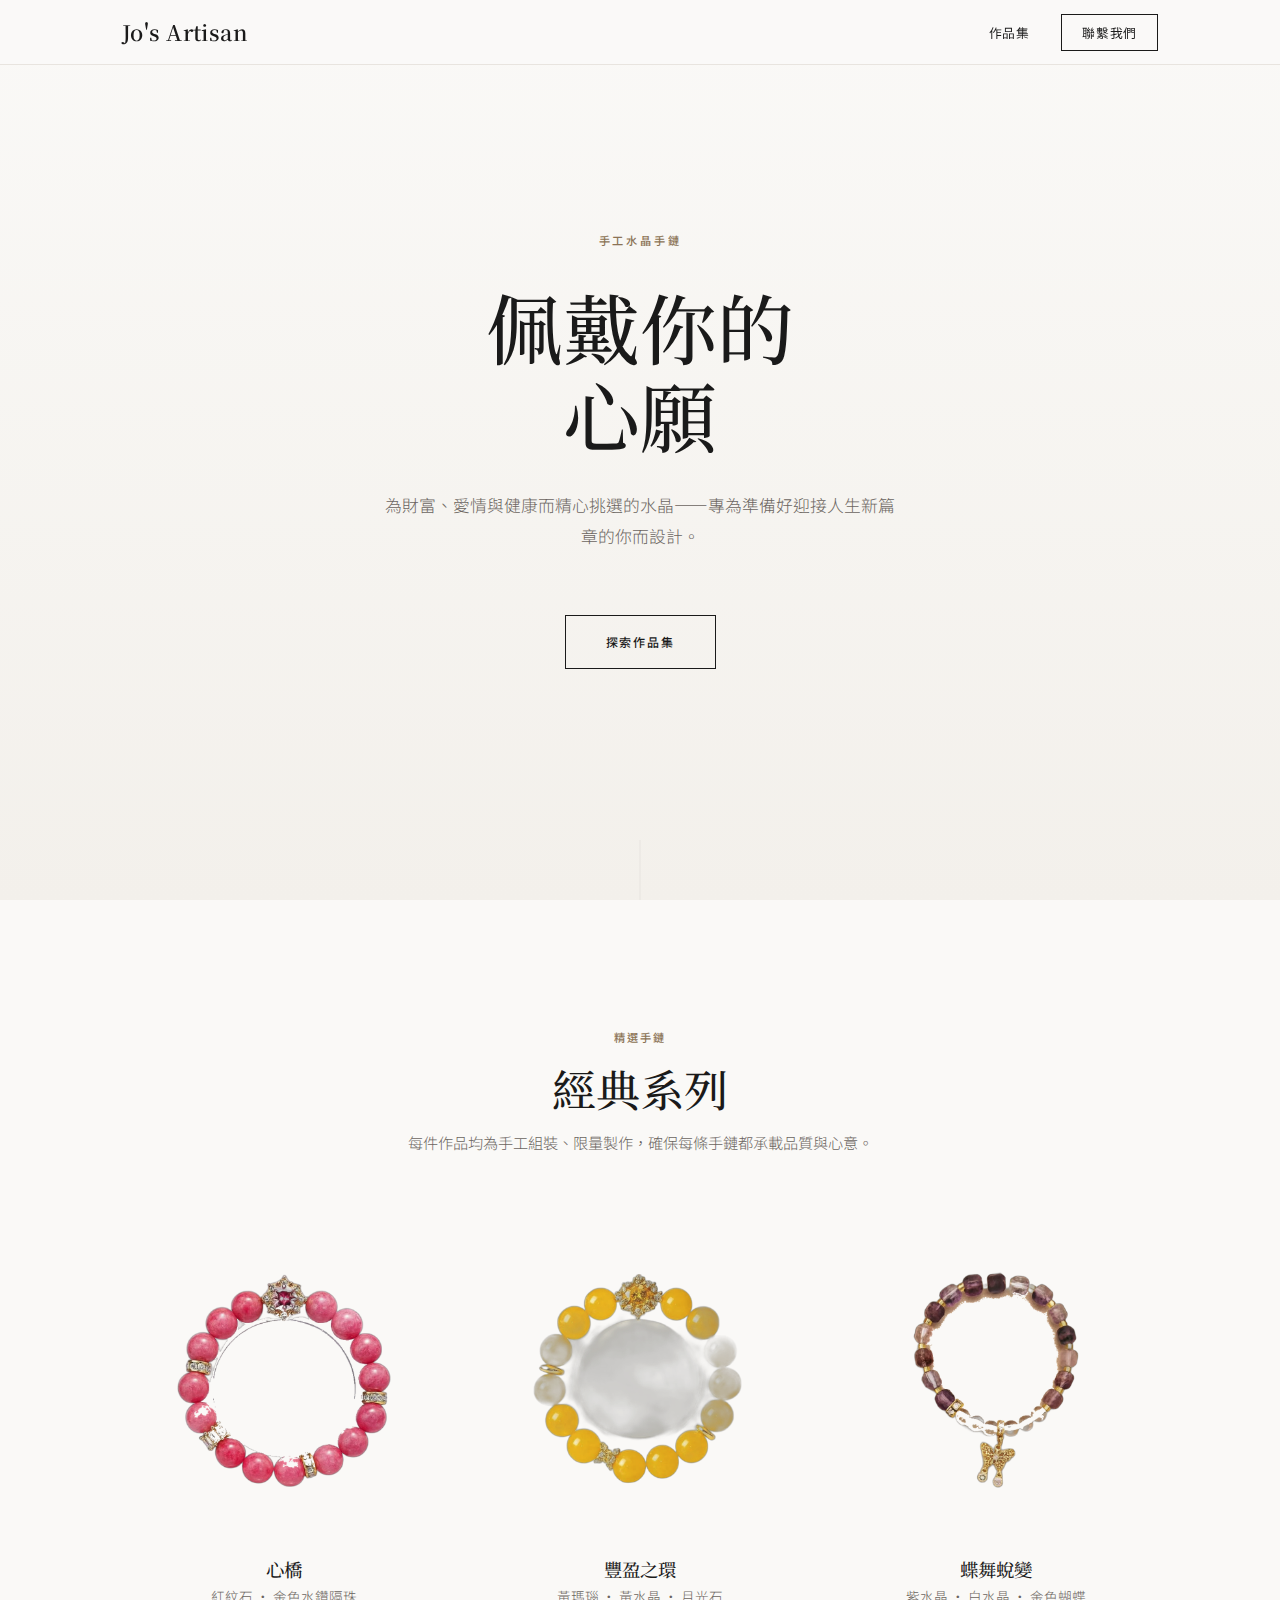
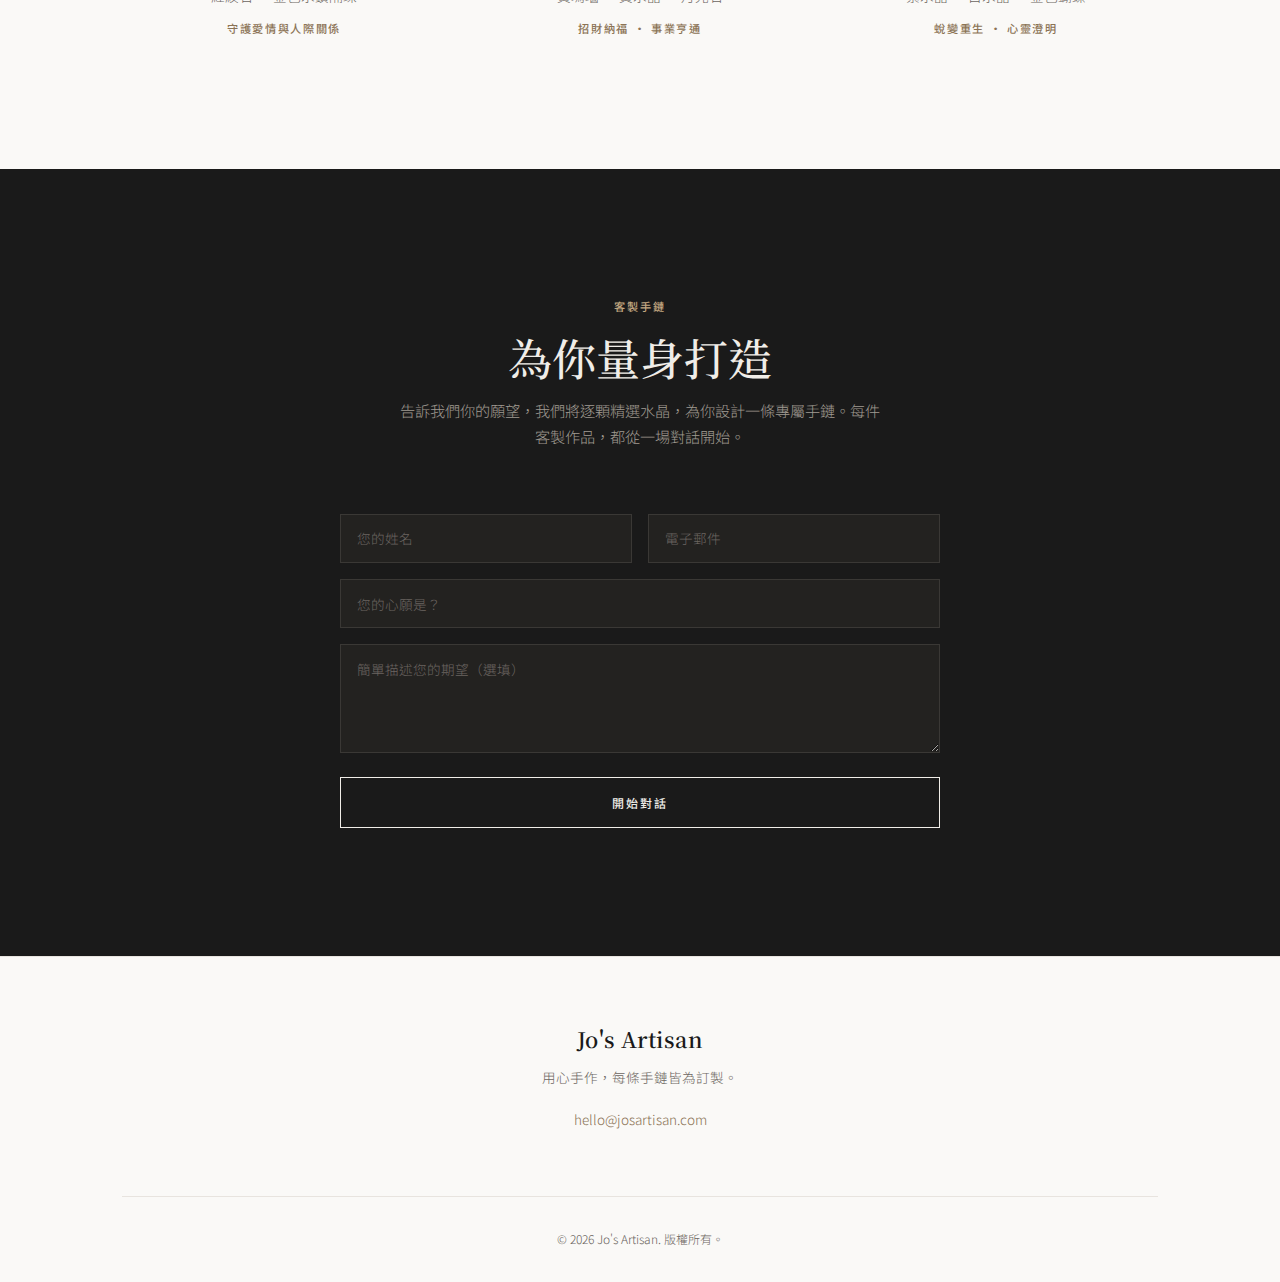
<file: zh/index.html>
<!DOCTYPE html>
<html lang="zh-Hant">
<head>
  <meta charset="UTF-8">
  <meta name="viewport" content="width=device-width, initial-scale=1.0">
  <title>Jo's Artisan — 為人生下一章而生的水晶手鏈</title>
  <link rel="stylesheet" href="style.css">
  <link rel="preconnect" href="https://fonts.googleapis.com">
  <link rel="preconnect" href="https://fonts.gstatic.com" crossorigin>
  <link href="https://fonts.googleapis.com/css2?family=Cormorant+Garamond:ital,wght@0,400;0,500;0,600;1,400&family=Noto+Serif+TC:wght@400;500;600&family=Noto+Sans+TC:wght@300;400;500&display=swap" rel="stylesheet">
</head>
<body>

  <!-- Navigation -->
  <nav class="nav">
    <div class="nav-inner">
      <a href="#" class="logo">Jo's Artisan</a>
      <ul class="nav-links">
        <li><a href="#collection">作品集</a></li>
        <li><a href="#connect" class="nav-cta">聯繫我們</a></li>
      </ul>
    </div>
  </nav>

  <!-- Hero -->
  <section class="hero">
    <div class="hero-content">
      <p class="hero-tagline">手工水晶手鏈</p>
      <h1>佩戴你的<br>心願</h1>
      <p class="hero-sub">為財富、愛情與健康而精心挑選的水晶——專為準備好迎接人生新篇章的你而設計。</p>
      <a href="#collection" class="btn">探索作品集</a>
    </div>
  </section>

  <!-- Featured Collection -->
  <section id="collection" class="collection">
    <div class="container">
      <p class="section-label">精選手鏈</p>
      <h2>經典系列</h2>
      <p class="section-sub">每件作品均為手工組裝、限量製作，確保每條手鏈都承載品質與心意。</p>

      <div class="products-grid">
        <div class="product-card">
          <div class="product-image">
            <img src="images/bracelet-1.png" alt="紅紋石水晶手鏈搭配金色配飾">
          </div>
          <div class="product-info">
            <h3>心橋</h3>
            <p>紅紋石 &middot; 金色水鑽隔珠</p>
            <span class="product-intent">守護愛情與人際關係</span>
          </div>
        </div>

        <div class="product-card">
          <div class="product-image">
            <img src="images/bracelet-2.png" alt="黃瑪瑙水晶手鏈搭配黃水晶吊飾">
          </div>
          <div class="product-info">
            <h3>豐盈之環</h3>
            <p>黃瑪瑙 &middot; 黃水晶 &middot; 月光石</p>
            <span class="product-intent">招財納福 · 事業亨通</span>
          </div>
        </div>

        <div class="product-card">
          <div class="product-image">
            <img src="images/bracelet-3.png" alt="紫水晶手鏈搭配金色蝴蝶吊飾">
          </div>
          <div class="product-info">
            <h3>蝶舞蛻變</h3>
            <p>紫水晶 &middot; 白水晶 &middot; 金色蝴蝶</p>
            <span class="product-intent">蛻變重生 · 心靈澄明</span>
          </div>
        </div>
      </div>
    </div>
  </section>

  <!-- Custom / Connect -->
  <section id="connect" class="connect">
    <div class="container">
      <div class="connect-inner">
        <p class="section-label">客製手鏈</p>
        <h2>為你量身打造</h2>
        <p class="connect-desc">告訴我們你的願望，我們將逐顆精選水晶，為你設計一條專屬手鏈。每件客製作品，都從一場對話開始。</p>

        <form class="connect-form" action="#" method="POST">
          <div class="form-row">
            <input type="text" name="name" placeholder="您的姓名" required>
            <input type="email" name="email" placeholder="電子郵件" required>
          </div>
          <div class="form-row">
            <select name="intention" required>
              <option value="" disabled selected>您的心願是？</option>
              <option value="wealth">財富與事業</option>
              <option value="relationships">感情與人緣</option>
              <option value="health">健康與活力</option>
              <option value="combination">綜合願望</option>
            </select>
          </div>
          <div class="form-row">
            <textarea name="message" rows="4" placeholder="簡單描述您的期望（選填）"></textarea>
          </div>
          <button type="submit" class="btn btn-full">開始對話</button>
        </form>
      </div>
    </div>
  </section>

  <!-- Footer -->
  <footer class="footer">
    <div class="container">
      <div class="footer-inner">
        <a href="#" class="logo">Jo's Artisan</a>
        <p class="footer-note">用心手作，每條手鏈皆為訂製。</p>
        <div class="footer-links">
          <a href="mailto:hello@josartisan.com">hello@josartisan.com</a>
        </div>
      </div>
      <div class="footer-bottom">
        <p>&copy; 2026 Jo's Artisan. 版權所有。</p>
      </div>
    </div>
  </footer>

</body>
</html>
</file>
<file: style.css>
/* ========================================
   Jo's Artisan — Landing Page Styles
   Elegant, minimal, premium
   ======================================== */

:root {
  --color-bg: #faf9f7;
  --color-surface: #ffffff;
  --color-text: #1a1a1a;
  --color-text-muted: #6b6560;
  --color-accent: #8b7355;
  --color-accent-light: #c4a882;
  --color-border: #e8e4df;
  --color-dark: #1a1a1a;
  --color-dark-surface: #232220;

  --font-serif: 'Cormorant Garamond', 'Georgia', serif;
  --font-sans: 'Inter', -apple-system, sans-serif;

  --space-xs: 0.5rem;
  --space-sm: 1rem;
  --space-md: 2rem;
  --space-lg: 4rem;
  --space-xl: 6rem;
  --space-2xl: 8rem;
}

/* Reset */
*, *::before, *::after {
  margin: 0;
  padding: 0;
  box-sizing: border-box;
}

html {
  scroll-behavior: smooth;
  font-size: 16px;
}

body {
  font-family: var(--font-sans);
  font-weight: 300;
  color: var(--color-text);
  background-color: var(--color-bg);
  line-height: 1.7;
  -webkit-font-smoothing: antialiased;
}

img {
  max-width: 100%;
  display: block;
}

a {
  color: inherit;
  text-decoration: none;
}

/* Container */
.container {
  max-width: 1100px;
  margin: 0 auto;
  padding: 0 var(--space-md);
}

/* Typography */
h1, h2, h3 {
  font-family: var(--font-serif);
  font-weight: 500;
  line-height: 1.15;
}

h1 { font-size: clamp(3rem, 6vw, 5rem); }
h2 { font-size: clamp(2rem, 3.5vw, 2.75rem); }
h3 { font-size: 1.25rem; }

.section-label {
  font-family: var(--font-sans);
  font-size: 0.7rem;
  font-weight: 500;
  letter-spacing: 0.2em;
  text-transform: uppercase;
  color: var(--color-accent);
  margin-bottom: var(--space-sm);
}

.section-sub {
  color: var(--color-text-muted);
  max-width: 500px;
  margin: var(--space-sm) auto 0;
  font-size: 0.95rem;
}

/* Button */
.btn {
  display: inline-block;
  font-family: var(--font-sans);
  font-size: 0.75rem;
  font-weight: 500;
  letter-spacing: 0.15em;
  text-transform: uppercase;
  padding: 1rem 2.5rem;
  border: 1px solid var(--color-text);
  color: var(--color-text);
  background: transparent;
  cursor: pointer;
  transition: background 0.3s, color 0.3s;
}

.btn:hover {
  background: var(--color-text);
  color: var(--color-bg);
}

.btn-full {
  width: 100%;
  text-align: center;
}

/* ========================================
   Navigation
   ======================================== */
.nav {
  position: fixed;
  top: 0;
  left: 0;
  right: 0;
  z-index: 100;
  background: rgba(250, 249, 247, 0.92);
  backdrop-filter: blur(12px);
  border-bottom: 1px solid var(--color-border);
}

.nav-inner {
  max-width: 1100px;
  margin: 0 auto;
  padding: 0 var(--space-md);
  display: flex;
  align-items: center;
  justify-content: space-between;
  height: 64px;
}

.logo {
  font-family: var(--font-serif);
  font-size: 1.35rem;
  font-weight: 600;
  letter-spacing: 0.02em;
}

.nav-links {
  list-style: none;
  display: flex;
  align-items: center;
  gap: var(--space-md);
}

.nav-links a {
  font-size: 0.8rem;
  font-weight: 400;
  letter-spacing: 0.05em;
  transition: color 0.2s;
}

.nav-links a:hover {
  color: var(--color-accent);
}

.nav-cta {
  padding: 0.5rem 1.25rem;
  border: 1px solid var(--color-text);
  transition: background 0.3s, color 0.3s;
}

.nav-cta:hover {
  background: var(--color-text);
  color: var(--color-bg) !important;
}

/* ========================================
   Hero
   ======================================== */
.hero {
  min-height: 100vh;
  display: flex;
  align-items: center;
  justify-content: center;
  text-align: center;
  padding: var(--space-2xl) var(--space-md);
  background: linear-gradient(180deg, var(--color-bg) 0%, #f3f0eb 100%);
  position: relative;
}

.hero::after {
  content: '';
  position: absolute;
  bottom: 0;
  left: 50%;
  transform: translateX(-50%);
  width: 1px;
  height: 60px;
  background: var(--color-border);
}

.hero-content {
  max-width: 680px;
}

.hero-tagline {
  font-size: 0.7rem;
  font-weight: 500;
  letter-spacing: 0.25em;
  text-transform: uppercase;
  color: var(--color-accent);
  margin-bottom: var(--space-md);
}

.hero h1 {
  margin-bottom: var(--space-md);
  color: var(--color-text);
}

.hero-sub {
  font-size: 1.05rem;
  color: var(--color-text-muted);
  line-height: 1.8;
  margin-bottom: var(--space-lg);
  max-width: 520px;
  margin-left: auto;
  margin-right: auto;
}

/* ========================================
   Featured Collection
   ======================================== */
.collection {
  padding: var(--space-2xl) 0;
  text-align: center;
}

.products-grid {
  display: grid;
  grid-template-columns: repeat(3, 1fr);
  gap: var(--space-md);
  margin-top: var(--space-lg);
}

.product-card {
  text-align: center;
}

.product-image {
  aspect-ratio: 1;
  display: flex;
  align-items: center;
  justify-content: center;
  margin-bottom: var(--space-sm);
  padding: var(--space-md);
}

.product-image img {
  width: 100%;
  height: 100%;
  object-fit: contain;
  transition: transform 0.4s ease;
}

.product-card:hover .product-image img {
  transform: scale(1.05);
}

.product-info h3 {
  font-size: 1.15rem;
  margin-bottom: 0.25rem;
}

.product-info p {
  font-size: 0.85rem;
  color: var(--color-text-muted);
  margin-bottom: 0.35rem;
}

.product-intent {
  font-size: 0.7rem;
  font-weight: 500;
  letter-spacing: 0.15em;
  text-transform: uppercase;
  color: var(--color-accent);
}

/* ========================================
   Connect / Custom Bracelets
   ======================================== */
.connect {
  padding: var(--space-2xl) 0;
  background: var(--color-dark);
  color: #f0ede8;
}

.connect .section-label {
  color: var(--color-accent-light);
}

.connect-inner {
  max-width: 600px;
  margin: 0 auto;
  text-align: center;
}

.connect-desc {
  color: #a09a92;
  font-size: 0.95rem;
  margin: var(--space-sm) auto var(--space-lg);
  max-width: 480px;
}

.connect-form {
  text-align: left;
}

.form-row {
  display: grid;
  grid-template-columns: 1fr 1fr;
  gap: var(--space-sm);
  margin-bottom: var(--space-sm);
}

.form-row:has(select),
.form-row:has(textarea) {
  grid-template-columns: 1fr;
}

.connect-form input,
.connect-form select,
.connect-form textarea {
  width: 100%;
  padding: 0.85rem 1rem;
  font-family: var(--font-sans);
  font-size: 0.85rem;
  font-weight: 300;
  color: #f0ede8;
  background: var(--color-dark-surface);
  border: 1px solid #3a3835;
  outline: none;
  transition: border-color 0.2s;
  -webkit-appearance: none;
}

.connect-form input::placeholder,
.connect-form textarea::placeholder {
  color: #6b6560;
}

.connect-form select {
  color: #6b6560;
}

.connect-form select option {
  background: var(--color-dark-surface);
  color: #f0ede8;
}

.connect-form input:focus,
.connect-form select:focus,
.connect-form textarea:focus {
  border-color: var(--color-accent-light);
}

.connect-form textarea {
  resize: vertical;
  min-height: 100px;
}

.connect-form .btn {
  margin-top: var(--space-xs);
  border-color: #f0ede8;
  color: #f0ede8;
}

.connect-form .btn:hover {
  background: #f0ede8;
  color: var(--color-dark);
}

/* ========================================
   Footer
   ======================================== */
.footer {
  padding: var(--space-lg) 0 var(--space-md);
  border-top: 1px solid var(--color-border);
}

.footer-inner {
  text-align: center;
  margin-bottom: var(--space-lg);
}

.footer-inner .logo {
  display: inline-block;
  margin-bottom: var(--space-xs);
}

.footer-note {
  font-size: 0.85rem;
  color: var(--color-text-muted);
  margin-bottom: var(--space-sm);
}

.footer-links a {
  font-size: 0.85rem;
  color: var(--color-accent);
  transition: color 0.2s;
}

.footer-links a:hover {
  color: var(--color-text);
}

.footer-bottom {
  text-align: center;
  padding-top: var(--space-md);
  border-top: 1px solid var(--color-border);
}

.footer-bottom p {
  font-size: 0.75rem;
  color: var(--color-text-muted);
}

/* ========================================
   Responsive
   ======================================== */
@media (max-width: 768px) {
  :root {
    --space-md: 1.25rem;
    --space-lg: 2.5rem;
    --space-xl: 4rem;
    --space-2xl: 5rem;
  }

  .hero {
    min-height: calc(100vh - 64px);
    min-height: calc(100svh - 64px);
    padding-top: 6rem;
    padding-bottom: 4rem;
  }

  .hero-sub {
    font-size: 0.95rem;
  }

  .products-grid {
    grid-template-columns: 1fr;
    gap: var(--space-lg);
    max-width: 320px;
    margin-left: auto;
    margin-right: auto;
  }

  .form-row {
    grid-template-columns: 1fr;
  }

  .nav-links {
    gap: var(--space-sm);
  }

  .btn {
    padding: 0.875rem 2rem;
    font-size: 0.7rem;
  }

  .connect-form input,
  .connect-form select,
  .connect-form textarea {
    padding: 0.95rem 1rem;
    font-size: 0.9rem;
  }

  .section-sub {
    font-size: 0.9rem;
  }

  .connect-desc {
    font-size: 0.9rem;
  }
}

@media (max-width: 480px) {
  .container {
    padding: 0 1rem;
  }

  .nav-inner {
    padding: 0 1rem;
  }

  .products-grid {
    max-width: 260px;
  }

  .nav-cta {
    padding: 0.4rem 0.9rem;
  }
}
</file>
<file: bold/style.css>
/* ========================================
   Jo's Artisan — Bold Fortune-Telling Edition
   Dark, mystical, jewel-toned, celestial
   ======================================== */

:root {
  --color-bg: #0c0a14;
  --color-surface: #13111d;
  --color-text: #e8e0f0;
  --color-text-muted: #9a8fb5;
  --color-accent: #c9a84c;
  --color-accent-glow: #e8c55a;
  --color-purple: #7b5ea7;
  --color-purple-deep: #3d2a5c;
  --color-rose: #c4547a;
  --color-violet: #9163d1;
  --color-border: rgba(201, 168, 76, 0.15);

  --font-serif: 'Cinzel', 'Georgia', serif;
  --font-sans: 'Raleway', -apple-system, sans-serif;

  --space-xs: 0.5rem;
  --space-sm: 1rem;
  --space-md: 2rem;
  --space-lg: 4rem;
  --space-xl: 6rem;
  --space-2xl: 8rem;
}

/* Reset */
*, *::before, *::after {
  margin: 0;
  padding: 0;
  box-sizing: border-box;
}

html {
  scroll-behavior: smooth;
  font-size: 16px;
}

body {
  font-family: var(--font-sans);
  font-weight: 300;
  color: var(--color-text);
  background-color: var(--color-bg);
  line-height: 1.7;
  -webkit-font-smoothing: antialiased;
  overflow-x: hidden;
}

img {
  max-width: 100%;
  display: block;
}

a {
  color: inherit;
  text-decoration: none;
}

/* Container */
.container {
  max-width: 1100px;
  margin: 0 auto;
  padding: 0 var(--space-md);
}

/* Typography */
h1, h2, h3 {
  font-family: var(--font-serif);
  font-weight: 500;
  line-height: 1.2;
}

h1 { font-size: clamp(2.75rem, 6vw, 4.5rem); }
h2 { font-size: clamp(1.85rem, 3.5vw, 2.5rem); }
h3 { font-size: 1.2rem; }

.section-label {
  font-family: var(--font-sans);
  font-size: 0.7rem;
  font-weight: 500;
  letter-spacing: 0.25em;
  text-transform: uppercase;
  color: var(--color-accent);
  margin-bottom: var(--space-sm);
}

.section-sub {
  color: var(--color-text-muted);
  max-width: 520px;
  margin: var(--space-sm) auto 0;
  font-size: 0.95rem;
}

/* Button */
.btn {
  display: inline-block;
  font-family: var(--font-sans);
  font-size: 0.72rem;
  font-weight: 500;
  letter-spacing: 0.2em;
  text-transform: uppercase;
  padding: 1rem 2.5rem;
  border: 1px solid var(--color-accent);
  color: var(--color-accent);
  background: transparent;
  cursor: pointer;
  transition: all 0.4s ease;
  position: relative;
}

.btn:hover {
  background: var(--color-accent);
  color: var(--color-bg);
  box-shadow: 0 0 30px rgba(201, 168, 76, 0.3);
}

.btn-full {
  width: 100%;
  text-align: center;
}

/* ========================================
   Floating Stars
   ======================================== */
.stars {
  position: fixed;
  top: 0;
  left: 0;
  width: 100%;
  height: 100%;
  pointer-events: none;
  z-index: 0;
}

.star {
  position: absolute;
  color: var(--color-accent);
  opacity: 0;
  animation: twinkle 4s ease-in-out infinite;
  font-size: 0.6rem;
}

.star-1 { top: 12%; left: 8%; animation-delay: 0s; }
.star-2 { top: 25%; right: 12%; animation-delay: 1.2s; }
.star-3 { top: 55%; left: 5%; animation-delay: 2.5s; }
.star-4 { top: 70%; right: 8%; animation-delay: 0.8s; }
.star-5 { top: 88%; left: 15%; animation-delay: 3.2s; }

@keyframes twinkle {
  0%, 100% { opacity: 0; transform: scale(0.8); }
  50% { opacity: 0.6; transform: scale(1.2); }
}

/* ========================================
   Divider
   ======================================== */
.divider {
  text-align: center;
  padding: var(--space-md) 0;
  color: var(--color-accent);
  font-size: 1.2rem;
  opacity: 0.4;
}

/* ========================================
   Navigation
   ======================================== */
.nav {
  position: fixed;
  top: 0;
  left: 0;
  right: 0;
  z-index: 100;
  background: rgba(12, 10, 20, 0.88);
  backdrop-filter: blur(16px);
  border-bottom: 1px solid var(--color-border);
}

.nav-inner {
  max-width: 1100px;
  margin: 0 auto;
  padding: 0 var(--space-md);
  display: flex;
  align-items: center;
  justify-content: space-between;
  height: 64px;
}

.logo {
  font-family: var(--font-serif);
  font-size: 1.25rem;
  font-weight: 600;
  letter-spacing: 0.06em;
  color: var(--color-accent);
  display: flex;
  align-items: center;
  gap: 0.4rem;
}

.logo-icon {
  font-size: 1.4rem;
  line-height: 1;
}

.nav-links {
  list-style: none;
  display: flex;
  align-items: center;
  gap: var(--space-md);
}

.nav-links a {
  font-size: 0.78rem;
  font-weight: 400;
  letter-spacing: 0.08em;
  transition: color 0.3s;
}

.nav-links a:hover {
  color: var(--color-accent);
}

.nav-cta {
  padding: 0.5rem 1.25rem;
  border: 1px solid var(--color-accent);
  color: var(--color-accent);
  transition: all 0.3s;
}

.nav-cta:hover {
  background: var(--color-accent);
  color: var(--color-bg) !important;
  box-shadow: 0 0 20px rgba(201, 168, 76, 0.25);
}

/* ========================================
   Hero
   ======================================== */
.hero {
  min-height: 100vh;
  display: flex;
  align-items: center;
  justify-content: center;
  text-align: center;
  padding: var(--space-2xl) var(--space-md);
  position: relative;
  background:
    radial-gradient(ellipse 60% 50% at 50% 50%, rgba(61, 42, 92, 0.4) 0%, transparent 70%),
    radial-gradient(ellipse 40% 40% at 30% 60%, rgba(123, 94, 167, 0.15) 0%, transparent 60%),
    radial-gradient(ellipse 40% 40% at 70% 40%, rgba(196, 84, 122, 0.1) 0%, transparent 60%),
    var(--color-bg);
  overflow: hidden;
}

.hero-orb {
  position: absolute;
  width: 400px;
  height: 400px;
  border-radius: 50%;
  background: radial-gradient(circle, rgba(201, 168, 76, 0.06) 0%, transparent 70%);
  top: 50%;
  left: 50%;
  transform: translate(-50%, -50%);
  animation: pulse-orb 6s ease-in-out infinite;
}

@keyframes pulse-orb {
  0%, 100% { transform: translate(-50%, -50%) scale(1); opacity: 0.6; }
  50% { transform: translate(-50%, -50%) scale(1.15); opacity: 1; }
}

.hero-sigil {
  position: absolute;
  bottom: 3rem;
  left: 50%;
  transform: translateX(-50%);
  color: var(--color-accent);
  animation: rotate-slow 60s linear infinite;
}

@keyframes rotate-slow {
  from { transform: translateX(-50%) rotate(0deg); }
  to { transform: translateX(-50%) rotate(360deg); }
}

.hero-content {
  max-width: 700px;
  position: relative;
  z-index: 1;
}

.hero-tagline {
  font-size: 0.7rem;
  font-weight: 500;
  letter-spacing: 0.3em;
  text-transform: uppercase;
  color: var(--color-accent);
  margin-bottom: var(--space-md);
}

.hero h1 {
  margin-bottom: var(--space-md);
  color: var(--color-text);
  text-shadow: 0 0 60px rgba(201, 168, 76, 0.15);
}

.hero-sub {
  font-size: 1.02rem;
  color: var(--color-text-muted);
  line-height: 1.9;
  margin-bottom: var(--space-lg);
  max-width: 520px;
  margin-left: auto;
  margin-right: auto;
}

/* ========================================
   Featured Collection
   ======================================== */
.collection {
  padding: var(--space-xl) 0 var(--space-2xl);
  text-align: center;
  position: relative;
}

.products-grid {
  display: grid;
  grid-template-columns: repeat(3, 1fr);
  gap: var(--space-lg);
  margin-top: var(--space-lg);
}

.product-card {
  text-align: center;
  position: relative;
  padding: var(--space-md) var(--space-sm) var(--space-lg);
  border: 1px solid var(--color-border);
  border-radius: 4px;
  background: rgba(19, 17, 29, 0.6);
  transition: border-color 0.4s, box-shadow 0.4s;
}

.product-card:hover {
  border-color: rgba(201, 168, 76, 0.35);
  box-shadow: 0 0 40px rgba(201, 168, 76, 0.08);
}

/* Colored glow behind each product */
.product-glow {
  position: absolute;
  top: 15%;
  left: 50%;
  transform: translateX(-50%);
  width: 180px;
  height: 180px;
  border-radius: 50%;
  filter: blur(60px);
  opacity: 0.3;
  transition: opacity 0.4s;
  pointer-events: none;
}

.product-card:hover .product-glow {
  opacity: 0.5;
}

.product-glow-rose { background: var(--color-rose); }
.product-glow-gold { background: var(--color-accent); }
.product-glow-violet { background: var(--color-violet); }

.product-image {
  aspect-ratio: 1;
  display: flex;
  align-items: center;
  justify-content: center;
  margin-bottom: var(--space-sm);
  padding: var(--space-sm);
  position: relative;
  z-index: 1;
}

.product-image img {
  width: 100%;
  height: 100%;
  object-fit: contain;
  transition: transform 0.5s ease;
  filter: drop-shadow(0 4px 20px rgba(0, 0, 0, 0.4));
}

.product-card:hover .product-image img {
  transform: scale(1.06);
}

.product-symbol {
  display: block;
  font-size: 1.1rem;
  color: var(--color-accent);
  margin-bottom: 0.4rem;
  opacity: 0.7;
}

.product-info {
  position: relative;
  z-index: 1;
}

.product-info h3 {
  font-size: 1.15rem;
  margin-bottom: 0.3rem;
  color: var(--color-text);
}

.product-info p {
  font-size: 0.82rem;
  color: var(--color-text-muted);
  margin-bottom: 0.4rem;
}

.product-intent {
  font-size: 0.68rem;
  font-weight: 500;
  letter-spacing: 0.15em;
  text-transform: uppercase;
  color: var(--color-accent);
}

/* ========================================
   Connect / Custom
   ======================================== */
.connect {
  padding: var(--space-xl) 0 var(--space-2xl);
  background:
    radial-gradient(ellipse 50% 50% at 50% 0%, rgba(61, 42, 92, 0.3) 0%, transparent 70%),
    var(--color-surface);
}

.connect .section-label {
  color: var(--color-accent);
}

.connect-inner {
  max-width: 600px;
  margin: 0 auto;
  text-align: center;
}

.connect h2 {
  text-shadow: 0 0 40px rgba(201, 168, 76, 0.1);
}

.connect-desc {
  color: var(--color-text-muted);
  font-size: 0.95rem;
  margin: var(--space-sm) auto var(--space-lg);
  max-width: 480px;
}

.connect-form {
  text-align: left;
}

.form-row {
  display: grid;
  grid-template-columns: 1fr 1fr;
  gap: var(--space-sm);
  margin-bottom: var(--space-sm);
}

.form-row:has(select),
.form-row:has(textarea) {
  grid-template-columns: 1fr;
}

.connect-form input,
.connect-form select,
.connect-form textarea {
  width: 100%;
  padding: 0.85rem 1rem;
  font-family: var(--font-sans);
  font-size: 0.85rem;
  font-weight: 300;
  color: var(--color-text);
  background: rgba(12, 10, 20, 0.6);
  border: 1px solid rgba(201, 168, 76, 0.15);
  border-radius: 2px;
  outline: none;
  transition: border-color 0.3s, box-shadow 0.3s;
  -webkit-appearance: none;
}

.connect-form input::placeholder,
.connect-form textarea::placeholder {
  color: rgba(154, 143, 181, 0.6);
}

.connect-form select {
  color: rgba(154, 143, 181, 0.6);
}

.connect-form select option {
  background: var(--color-surface);
  color: var(--color-text);
}

.connect-form input:focus,
.connect-form select:focus,
.connect-form textarea:focus {
  border-color: var(--color-accent);
  box-shadow: 0 0 20px rgba(201, 168, 76, 0.1);
}

.connect-form textarea {
  resize: vertical;
  min-height: 100px;
}

.connect-form .btn {
  margin-top: var(--space-xs);
}

/* ========================================
   Footer
   ======================================== */
.footer {
  padding: var(--space-lg) 0 var(--space-md);
  border-top: 1px solid var(--color-border);
}

.footer-inner {
  text-align: center;
  margin-bottom: var(--space-lg);
}

.footer-inner .logo {
  display: inline-flex;
  margin-bottom: var(--space-xs);
}

.footer-note {
  font-size: 0.85rem;
  color: var(--color-text-muted);
  margin-bottom: var(--space-sm);
}

.footer-links a {
  font-size: 0.85rem;
  color: var(--color-accent);
  transition: color 0.3s;
}

.footer-links a:hover {
  color: var(--color-accent-glow);
}

.footer-bottom {
  text-align: center;
  padding-top: var(--space-md);
  border-top: 1px solid var(--color-border);
}

.footer-bottom p {
  font-size: 0.75rem;
  color: var(--color-text-muted);
}

/* ========================================
   Responsive
   ======================================== */
@media (max-width: 768px) {
  :root {
    --space-md: 1.25rem;
    --space-lg: 2.5rem;
    --space-xl: 4rem;
    --space-2xl: 5rem;
  }

  .hero {
    min-height: calc(100vh - 64px);
    min-height: calc(100svh - 64px);
    padding-top: 6rem;
    padding-bottom: 4rem;
  }

  .hero-sigil {
    display: none;
  }

  .hero-sub {
    font-size: 0.95rem;
  }

  .products-grid {
    grid-template-columns: 1fr;
    gap: var(--space-lg);
    max-width: 340px;
    margin-left: auto;
    margin-right: auto;
  }

  .product-card {
    padding: var(--space-md) var(--space-sm) var(--space-md);
  }

  .form-row {
    grid-template-columns: 1fr;
  }

  .nav-links {
    gap: var(--space-sm);
  }

  .btn {
    padding: 0.875rem 2rem;
    font-size: 0.68rem;
  }

  .connect-form input,
  .connect-form select,
  .connect-form textarea {
    padding: 0.95rem 1rem;
    font-size: 0.9rem;
  }

  .section-sub {
    font-size: 0.9rem;
  }

  .connect-desc {
    font-size: 0.9rem;
  }
}

@media (max-width: 480px) {
  .container {
    padding: 0 1rem;
  }

  .nav-inner {
    padding: 0 1rem;
  }

  .products-grid {
    max-width: 280px;
  }

  .nav-cta {
    padding: 0.4rem 0.9rem;
  }

  .star { display: none; }
}
</file>
<file: zh/style.css>
/* ========================================
   Jo's Artisan — Landing Page Styles
   Elegant, minimal, premium
   ======================================== */

:root {
  --color-bg: #faf9f7;
  --color-surface: #ffffff;
  --color-text: #1a1a1a;
  --color-text-muted: #6b6560;
  --color-accent: #8b7355;
  --color-accent-light: #c4a882;
  --color-border: #e8e4df;
  --color-dark: #1a1a1a;
  --color-dark-surface: #232220;

  --font-serif: 'Noto Serif TC', 'Cormorant Garamond', 'Georgia', serif;
  --font-sans: 'Noto Sans TC', 'Inter', -apple-system, sans-serif;

  --space-xs: 0.5rem;
  --space-sm: 1rem;
  --space-md: 2rem;
  --space-lg: 4rem;
  --space-xl: 6rem;
  --space-2xl: 8rem;
}

/* Reset */
*, *::before, *::after {
  margin: 0;
  padding: 0;
  box-sizing: border-box;
}

html {
  scroll-behavior: smooth;
  font-size: 16px;
}

body {
  font-family: var(--font-sans);
  font-weight: 300;
  color: var(--color-text);
  background-color: var(--color-bg);
  line-height: 1.7;
  -webkit-font-smoothing: antialiased;
}

img {
  max-width: 100%;
  display: block;
}

a {
  color: inherit;
  text-decoration: none;
}

/* Container */
.container {
  max-width: 1100px;
  margin: 0 auto;
  padding: 0 var(--space-md);
}

/* Typography */
h1, h2, h3 {
  font-family: var(--font-serif);
  font-weight: 500;
  line-height: 1.15;
}

h1 { font-size: clamp(3rem, 6vw, 5rem); }
h2 { font-size: clamp(2rem, 3.5vw, 2.75rem); }
h3 { font-size: 1.25rem; }

.section-label {
  font-family: var(--font-sans);
  font-size: 0.7rem;
  font-weight: 500;
  letter-spacing: 0.2em;
  text-transform: uppercase;
  color: var(--color-accent);
  margin-bottom: var(--space-sm);
}

.section-sub {
  color: var(--color-text-muted);
  max-width: 500px;
  margin: var(--space-sm) auto 0;
  font-size: 0.95rem;
}

/* Button */
.btn {
  display: inline-block;
  font-family: var(--font-sans);
  font-size: 0.75rem;
  font-weight: 500;
  letter-spacing: 0.15em;
  text-transform: uppercase;
  padding: 1rem 2.5rem;
  border: 1px solid var(--color-text);
  color: var(--color-text);
  background: transparent;
  cursor: pointer;
  transition: background 0.3s, color 0.3s;
}

.btn:hover {
  background: var(--color-text);
  color: var(--color-bg);
}

.btn-full {
  width: 100%;
  text-align: center;
}

/* ========================================
   Navigation
   ======================================== */
.nav {
  position: fixed;
  top: 0;
  left: 0;
  right: 0;
  z-index: 100;
  background: rgba(250, 249, 247, 0.92);
  backdrop-filter: blur(12px);
  border-bottom: 1px solid var(--color-border);
}

.nav-inner {
  max-width: 1100px;
  margin: 0 auto;
  padding: 0 var(--space-md);
  display: flex;
  align-items: center;
  justify-content: space-between;
  height: 64px;
}

.logo {
  font-family: var(--font-serif);
  font-size: 1.35rem;
  font-weight: 600;
  letter-spacing: 0.02em;
}

.nav-links {
  list-style: none;
  display: flex;
  align-items: center;
  gap: var(--space-md);
}

.nav-links a {
  font-size: 0.8rem;
  font-weight: 400;
  letter-spacing: 0.05em;
  transition: color 0.2s;
}

.nav-links a:hover {
  color: var(--color-accent);
}

.nav-cta {
  padding: 0.5rem 1.25rem;
  border: 1px solid var(--color-text);
  transition: background 0.3s, color 0.3s;
}

.nav-cta:hover {
  background: var(--color-text);
  color: var(--color-bg) !important;
}

/* ========================================
   Hero
   ======================================== */
.hero {
  min-height: 100vh;
  display: flex;
  align-items: center;
  justify-content: center;
  text-align: center;
  padding: var(--space-2xl) var(--space-md);
  background: linear-gradient(180deg, var(--color-bg) 0%, #f3f0eb 100%);
  position: relative;
}

.hero::after {
  content: '';
  position: absolute;
  bottom: 0;
  left: 50%;
  transform: translateX(-50%);
  width: 1px;
  height: 60px;
  background: var(--color-border);
}

.hero-content {
  max-width: 680px;
}

.hero-tagline {
  font-size: 0.7rem;
  font-weight: 500;
  letter-spacing: 0.25em;
  text-transform: uppercase;
  color: var(--color-accent);
  margin-bottom: var(--space-md);
}

.hero h1 {
  margin-bottom: var(--space-md);
  color: var(--color-text);
}

.hero-sub {
  font-size: 1.05rem;
  color: var(--color-text-muted);
  line-height: 1.8;
  margin-bottom: var(--space-lg);
  max-width: 520px;
  margin-left: auto;
  margin-right: auto;
}

/* ========================================
   Featured Collection
   ======================================== */
.collection {
  padding: var(--space-2xl) 0;
  text-align: center;
}

.products-grid {
  display: grid;
  grid-template-columns: repeat(3, 1fr);
  gap: var(--space-md);
  margin-top: var(--space-lg);
}

.product-card {
  text-align: center;
}

.product-image {
  aspect-ratio: 1;
  display: flex;
  align-items: center;
  justify-content: center;
  margin-bottom: var(--space-sm);
  padding: var(--space-md);
}

.product-image img {
  width: 100%;
  height: 100%;
  object-fit: contain;
  transition: transform 0.4s ease;
}

.product-card:hover .product-image img {
  transform: scale(1.05);
}

.product-info h3 {
  font-size: 1.15rem;
  margin-bottom: 0.25rem;
}

.product-info p {
  font-size: 0.85rem;
  color: var(--color-text-muted);
  margin-bottom: 0.35rem;
}

.product-intent {
  font-size: 0.7rem;
  font-weight: 500;
  letter-spacing: 0.15em;
  text-transform: uppercase;
  color: var(--color-accent);
}

/* ========================================
   Connect / Custom Bracelets
   ======================================== */
.connect {
  padding: var(--space-2xl) 0;
  background: var(--color-dark);
  color: #f0ede8;
}

.connect .section-label {
  color: var(--color-accent-light);
}

.connect-inner {
  max-width: 600px;
  margin: 0 auto;
  text-align: center;
}

.connect-desc {
  color: #a09a92;
  font-size: 0.95rem;
  margin: var(--space-sm) auto var(--space-lg);
  max-width: 480px;
}

.connect-form {
  text-align: left;
}

.form-row {
  display: grid;
  grid-template-columns: 1fr 1fr;
  gap: var(--space-sm);
  margin-bottom: var(--space-sm);
}

.form-row:has(select),
.form-row:has(textarea) {
  grid-template-columns: 1fr;
}

.connect-form input,
.connect-form select,
.connect-form textarea {
  width: 100%;
  padding: 0.85rem 1rem;
  font-family: var(--font-sans);
  font-size: 0.85rem;
  font-weight: 300;
  color: #f0ede8;
  background: var(--color-dark-surface);
  border: 1px solid #3a3835;
  outline: none;
  transition: border-color 0.2s;
  -webkit-appearance: none;
}

.connect-form input::placeholder,
.connect-form textarea::placeholder {
  color: #6b6560;
}

.connect-form select {
  color: #6b6560;
}

.connect-form select option {
  background: var(--color-dark-surface);
  color: #f0ede8;
}

.connect-form input:focus,
.connect-form select:focus,
.connect-form textarea:focus {
  border-color: var(--color-accent-light);
}

.connect-form textarea {
  resize: vertical;
  min-height: 100px;
}

.connect-form .btn {
  margin-top: var(--space-xs);
  border-color: #f0ede8;
  color: #f0ede8;
}

.connect-form .btn:hover {
  background: #f0ede8;
  color: var(--color-dark);
}

/* ========================================
   Footer
   ======================================== */
.footer {
  padding: var(--space-lg) 0 var(--space-md);
  border-top: 1px solid var(--color-border);
}

.footer-inner {
  text-align: center;
  margin-bottom: var(--space-lg);
}

.footer-inner .logo {
  display: inline-block;
  margin-bottom: var(--space-xs);
}

.footer-note {
  font-size: 0.85rem;
  color: var(--color-text-muted);
  margin-bottom: var(--space-sm);
}

.footer-links a {
  font-size: 0.85rem;
  color: var(--color-accent);
  transition: color 0.2s;
}

.footer-links a:hover {
  color: var(--color-text);
}

.footer-bottom {
  text-align: center;
  padding-top: var(--space-md);
  border-top: 1px solid var(--color-border);
}

.footer-bottom p {
  font-size: 0.75rem;
  color: var(--color-text-muted);
}

/* ========================================
   Responsive
   ======================================== */
@media (max-width: 768px) {
  :root {
    --space-md: 1.25rem;
    --space-lg: 2.5rem;
    --space-xl: 4rem;
    --space-2xl: 5rem;
  }

  .hero {
    min-height: calc(100vh - 64px);
    min-height: calc(100svh - 64px);
    padding-top: 6rem;
    padding-bottom: 4rem;
  }

  .hero-sub {
    font-size: 0.95rem;
  }

  .products-grid {
    grid-template-columns: 1fr;
    gap: var(--space-lg);
    max-width: 320px;
    margin-left: auto;
    margin-right: auto;
  }

  .form-row {
    grid-template-columns: 1fr;
  }

  .nav-links {
    gap: var(--space-sm);
  }

  .btn {
    padding: 0.875rem 2rem;
    font-size: 0.7rem;
  }

  .connect-form input,
  .connect-form select,
  .connect-form textarea {
    padding: 0.95rem 1rem;
    font-size: 0.9rem;
  }

  .section-sub {
    font-size: 0.9rem;
  }

  .connect-desc {
    font-size: 0.9rem;
  }
}

@media (max-width: 480px) {
  .container {
    padding: 0 1rem;
  }

  .nav-inner {
    padding: 0 1rem;
  }

  .products-grid {
    max-width: 260px;
  }

  .nav-cta {
    padding: 0.4rem 0.9rem;
  }
}
</file>
